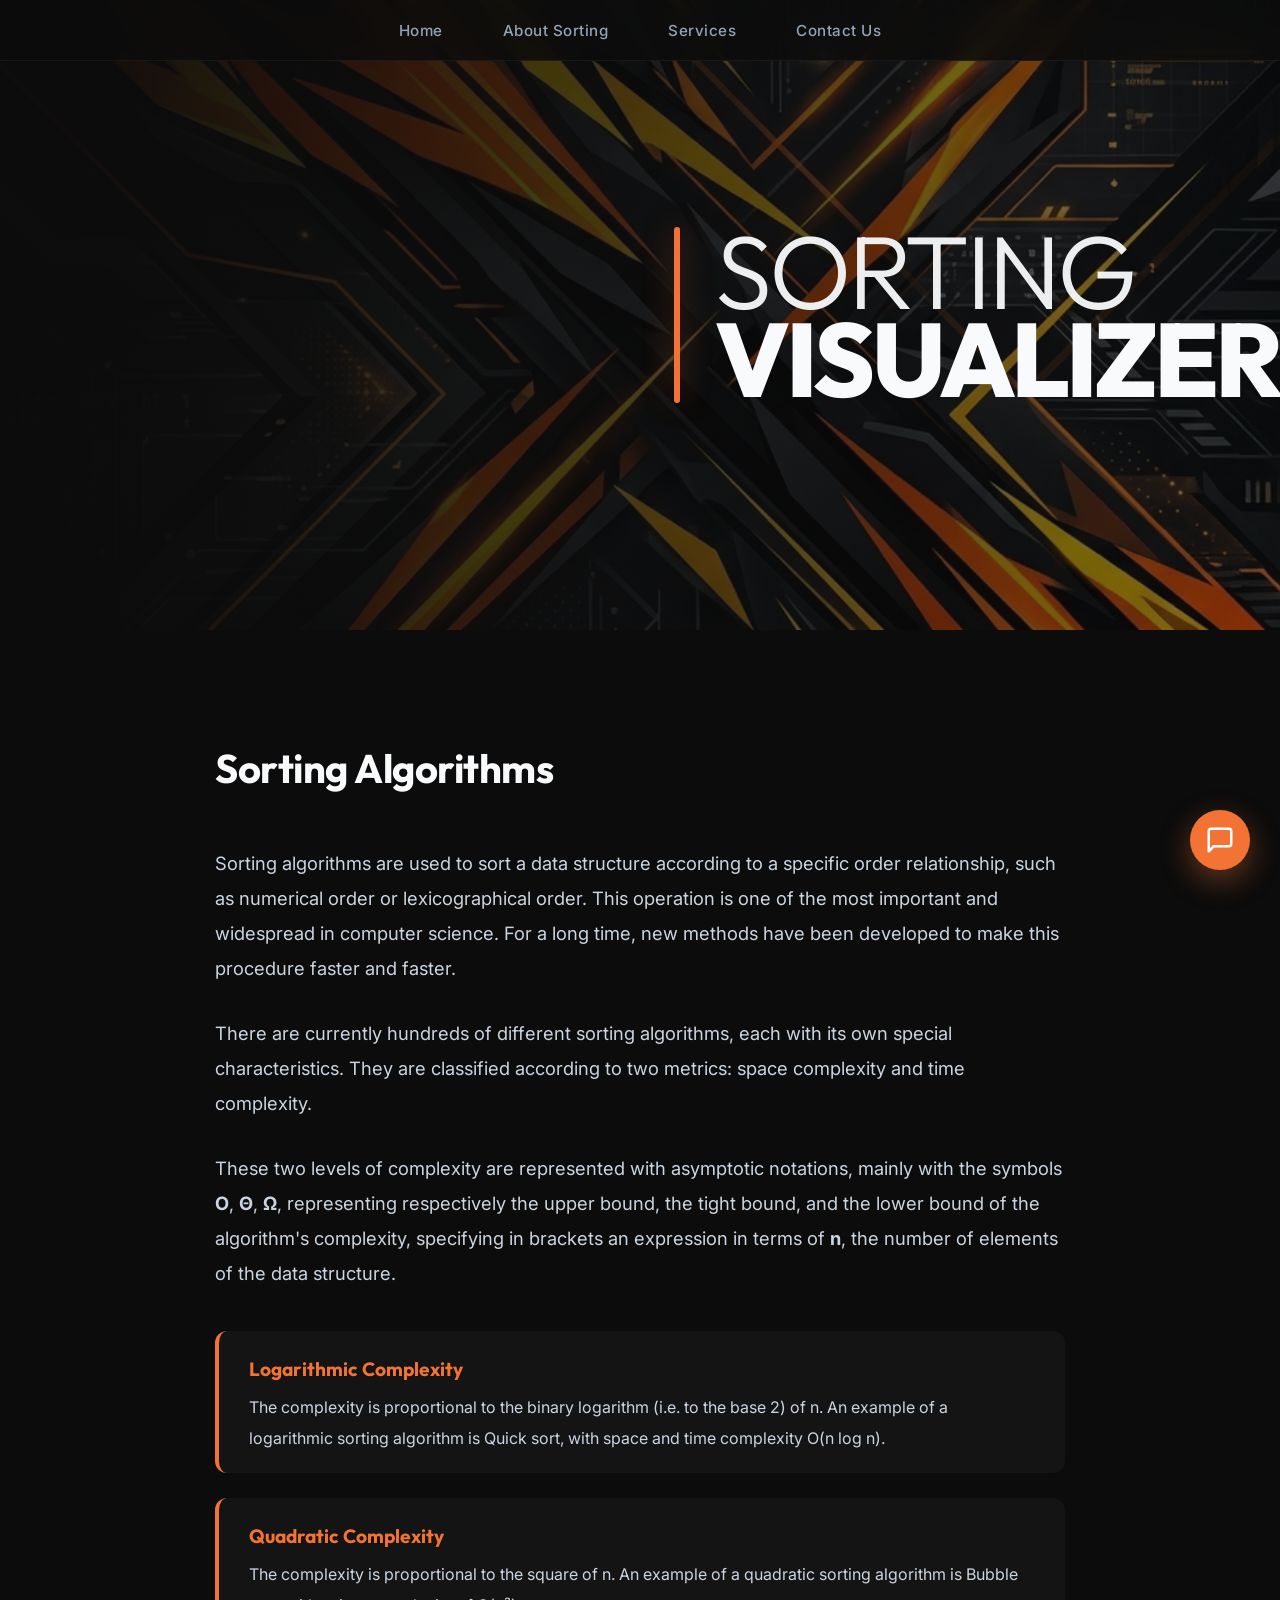
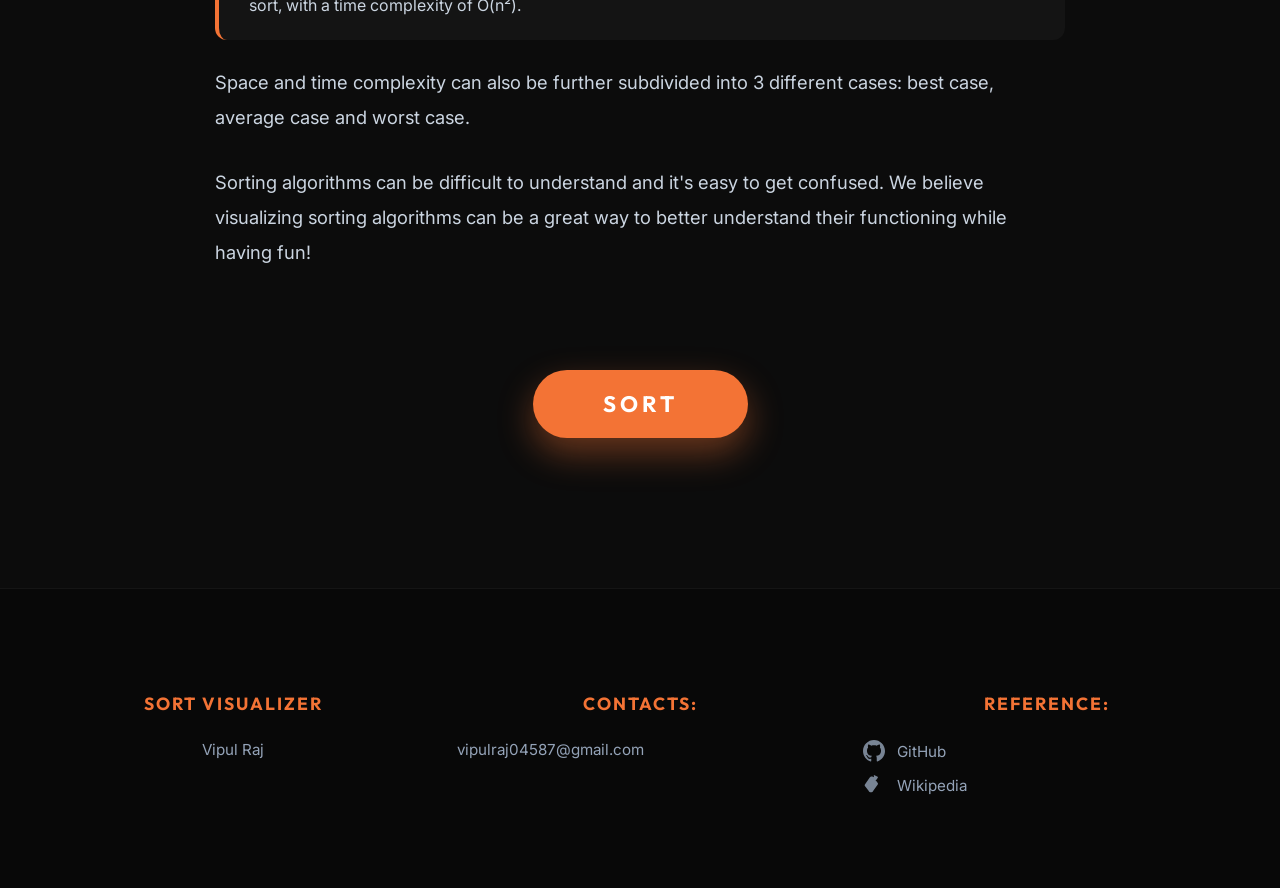
<file: index.html>
<!DOCTYPE html>
<html lang="en">

<head>
    <meta charset="UTF-8">
    <meta name="viewport" content="width=device-width, initial-scale=1.0">
    <title>Sort Visualizer - Learn Through Motion</title>
    <link rel="stylesheet" href="styles.css">
</head>

<body class="landing-body">
    <nav>
        <ul class="nav-links">
            <li><a href="index.html">Home</a></li>
            <li><a href="ASort.html">About Sorting</a></li>
            <li><a href="servicepage.html">Services</a></li>
            <li><a href="contactUs.html">Contact Us</a></li>
        </ul>
    </nav>

    <header class="hero-section">
        <div class="hero-overlay"></div>
        <div class="hero-content">
            <div class="hero-line"></div>
            <h1 class="hero-text">
                <span class="visualizer-light">SORTING</span>
                <span>VISUALIZER</span>
            </h1>
        </div>
    </header>

    <main class="intro-text-wrapper">
        <h2>Sorting Algorithms</h2>
        <p>
            Sorting algorithms are used to sort a data structure according to a specific order relationship, such as
            numerical order or lexicographical order.
            This operation is one of the most important and widespread in computer science. For a long time, new methods
            have been developed to make this procedure faster and faster.
        </p>
        <p>
            There are currently hundreds of different sorting algorithms, each with its own special characteristics.
            They are classified according to two metrics: space complexity and time complexity.
        </p>
        <p>
            These two levels of complexity are represented with asymptotic notations, mainly with the symbols <b>O</b>,
            <b>Θ</b>, <b>Ω</b>, representing respectively the upper bound, the tight bound, and the lower bound of the
            algorithm's complexity, specifying in brackets an expression in terms of <b>n</b>, the number of elements of
            the data structure.
        </p>

        <ul class="intro-list">
            <li>
                <b>Logarithmic Complexity</b>
                The complexity is proportional to the binary logarithm (i.e. to the base 2) of n. An example of a
                logarithmic sorting algorithm is Quick sort, with space and time complexity O(n log n).
            </li>
            <li>
                <b>Quadratic Complexity</b>
                The complexity is proportional to the square of n. An example of a quadratic sorting algorithm is Bubble
                sort, with a time complexity of O(n²).
            </li>
        </ul>

        <p>Space and time complexity can also be further subdivided into 3 different cases: best case, average case and
            worst case.</p>
        <p>
            Sorting algorithms can be difficult to understand and it's easy to get confused. We believe visualizing
            sorting algorithms can be a great way to better understand their functioning while having fun!
        </p>
    </main>


    <div class="sort-btn-wrapper">
        <a href="visualizer.html" class="btn-primary-large">SORT</a>
    </div>

    <footer>
        <div class="footer-container">
            <div class="footer-col">
                <h4>SORT VISUALIZER</h4>
                <ul>
                    <li>Vipul Raj</li>
                </ul>
            </div>
            <div class="footer-col">
                <h4>Contacts:</h4>
                <ul>
                    <li><a href="mailto:vipulraj04587@gmail.com">vipulraj04587@gmail.com</a></li>
                </ul>
            </div>
            <div class="footer-col">
                <h4>Reference:</h4>
                <ul>
                    <li>
                        <a href="https://github.com/vipulraj04" target="_blank">
                            <svg class="footer-icon" viewBox="0 0 24 24" fill="currentColor"><path d="M12 0c-6.626 0-12 5.373-12 12 0 5.302 3.438 9.8 8.207 11.387.599.111.793-.261.793-.577v-2.234c-3.338.726-4.033-1.416-4.033-1.416-.546-1.387-1.333-1.756-1.333-1.756-1.089-.745.083-.729.083-.729 1.205.084 1.839 1.237 1.839 1.237 1.07 1.834 2.807 1.304 3.492.997.107-.775.418-1.305.762-1.604-2.665-.305-5.467-1.334-5.467-5.931 0-1.311.469-2.381 1.236-3.221-.124-.303-.535-1.524.117-3.176 0 0 1.008-.322 3.301 1.23.957-.266 1.983-.399 3.003-.404 1.02.005 2.047.138 3.006.404 2.291-1.552 3.297-1.23 3.297-1.23.653 1.653.242 2.874.118 3.176.77.84 1.235 1.911 1.235 3.221 0 4.609-2.807 5.624-5.479 5.921.43.372.823 1.102.823 2.222v3.293c0 .319.192.694.801.576 4.765-1.589 8.199-6.086 8.199-11.386 0-6.627-5.373-12-12-12z"/></svg>
                            GitHub
                        </a>
                    </li>
                    <li>
                        <a href="https://en.wikipedia.org/wiki/Sorting_algorithm" target="_blank">
                            <svg class="footer-icon" viewBox="0 0 24 24" fill="currentColor"><path d="M12.09 4.474c-.267-.532-.614-.947-1.042-1.244-.428-.297-.935-.445-1.523-.445-.589 0-1.096.148-1.523.445-.428.297-.775.712-1.042 1.244L2.09 11.474s-.267.532-.267.8 0 .532.267.8L6.09 18.27c.267.532.614.947 1.042 1.244.428.297.935.445 1.523.445.589 0 1.096-.148 1.523-.445.428-.297.775-.712 1.042-1.244L16.09 11.474s.267-.532.267-.8c0-.267-.267-.532-.267-.8L12.09 4.474zM12 11.474s-.267-.532-.267-.8c0-.267.267-.532.267-.8L16 4.474s.267-.532.267-.8c0-.267-.267-.532-.267-.8L12 1s-.267.532-.267.801c0 .267.267.532.267.801L8 8.077s-.267.532-.267.8c0 .267.267.532.267.8L12 11.474z"/></svg>
                            Wikipedia
                        </a>
                    </li>
                </ul>
            </div>
        </div>
    </footer>

    <script src="ai-assistant.js"></script>
</body>



</html>
</file>
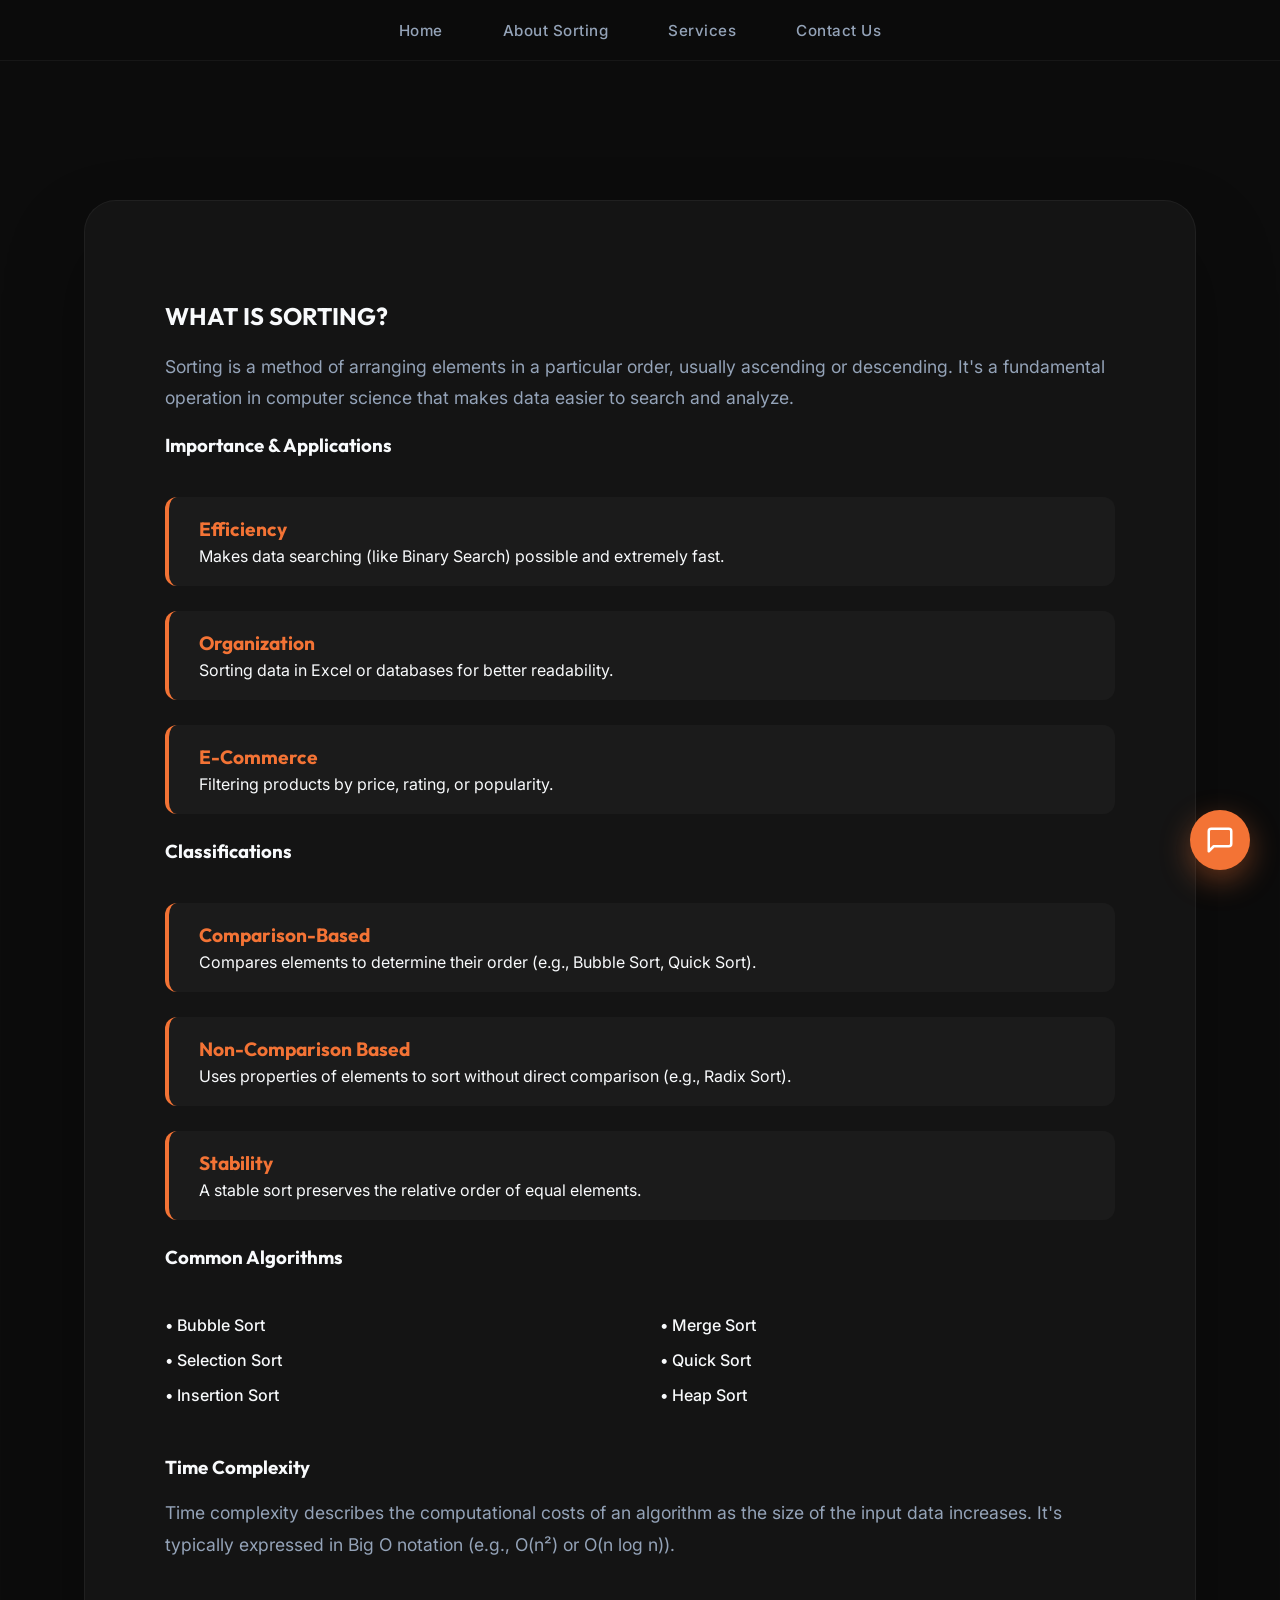
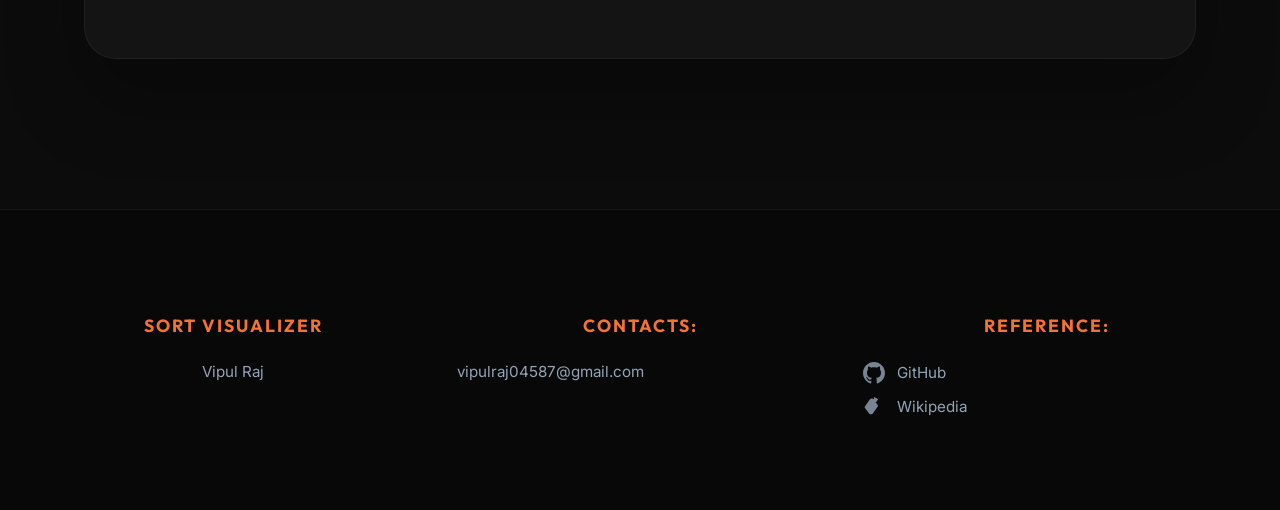
<file: ASort.html>
<!DOCTYPE html>
<html lang="en">
<head>
    <meta charset="UTF-8">
    <meta name="viewport" content="width=device-width, initial-scale=1.0">
    <title>Sorting Visualizer - About Sorting</title>
    <link rel="stylesheet" href="styles.css">
</head>
<body>
    <nav>
        <ul class="nav-links">
            <li><a href="index.html">Home</a></li>
            <li><a href="ASort.html">About Sorting</a></li>
            <li><a href="servicepage.html">Services</a></li>
            <li><a href="contactUs.html">Contact Us</a></li>
        </ul>
    </nav>
    <div id="exp">
        <h2>WHAT IS SORTING?</h2>
        <p>Sorting is a method of arranging elements in a particular order, usually ascending or descending. It's a fundamental operation in computer science that makes data easier to search and analyze.</p>
        
        <h3>Importance & Applications</h3>
        <ul class="intro-list">
            <li>
                <b>Efficiency</b>
                Makes data searching (like Binary Search) possible and extremely fast.
            </li>
            <li>
                <b>Organization</b>
                Sorting data in Excel or databases for better readability.
            </li>
            <li>
                <b>E-Commerce</b>
                Filtering products by price, rating, or popularity.
            </li>
        </ul>

        <h3>Classifications</h3>
        <ul class="intro-list">
            <li>
                <b>Comparison-Based</b>
                Compares elements to determine their order (e.g., Bubble Sort, Quick Sort).
            </li>
            <li>
                <b>Non-Comparison Based</b>
                Uses properties of elements to sort without direct comparison (e.g., Radix Sort).
            </li>
            <li>
                <b>Stability</b>
                A stable sort preserves the relative order of equal elements.
            </li>
        </ul>

        <h3>Common Algorithms</h3>
        <div style="display: grid; grid-template-columns: 1fr 1fr; gap: 40px; margin-top: 30px;">
            <ul style="list-style: none; padding: 0;">
                <li style="margin-bottom: 15px; color: #f8fafc; font-weight: 500;">• Bubble Sort</li>
                <li style="margin-bottom: 15px; color: #f8fafc; font-weight: 500;">• Selection Sort</li>
                <li style="margin-bottom: 15px; color: #f8fafc; font-weight: 500;">• Insertion Sort</li>
            </ul>
            <ul style="list-style: none; padding: 0;">
                <li style="margin-bottom: 15px; color: #f8fafc; font-weight: 500;">• Merge Sort</li>
                <li style="margin-bottom: 15px; color: #f8fafc; font-weight: 500;">• Quick Sort</li>
                <li style="margin-bottom: 15px; color: #f8fafc; font-weight: 500;">• Heap Sort</li>
            </ul>
        </div>
        
        <h3>Time Complexity</h3>
        <p>Time complexity describes the computational costs of an algorithm as the size of the input data increases. It's typically expressed in Big O notation (e.g., O(n²) or O(n log n)).</p>
    </div>
    <footer>
        <div class="footer-container">
            <div class="footer-col">
                <h4>SORT VISUALIZER</h4>
                <ul>
                    <li>Vipul Raj</li>
                </ul>
            </div>
            <div class="footer-col">
                <h4>Contacts:</h4>
                <ul>
                    <li><a href="mailto:vipulraj04587@gmail.com">vipulraj04587@gmail.com</a></li>
                </ul>
            </div>
            <div class="footer-col">
                <h4>Reference:</h4>
                <ul>
                    <li>
                        <a href="https://github.com/vipulraj04" target="_blank">
                            <svg class="footer-icon" viewBox="0 0 24 24" fill="currentColor"><path d="M12 0c-6.626 0-12 5.373-12 12 0 5.302 3.438 9.8 8.207 11.387.599.111.793-.261.793-.577v-2.234c-3.338.726-4.033-1.416-4.033-1.416-.546-1.387-1.333-1.756-1.333-1.756-1.089-.745.083-.729.083-.729 1.205.084 1.839 1.237 1.839 1.237 1.07 1.834 2.807 1.304 3.492.997.107-.775.418-1.305.762-1.604-2.665-.305-5.467-1.334-5.467-5.931 0-1.311.469-2.381 1.236-3.221-.124-.303-.535-1.524.117-3.176 0 0 1.008-.322 3.301 1.23.957-.266 1.983-.399 3.003-.404 1.02.005 2.047.138 3.006.404 2.291-1.552 3.297-1.23 3.297-1.23.653 1.653.242 2.874.118 3.176.77.84 1.235 1.911 1.235 3.221 0 4.609-2.807 5.624-5.479 5.921.43.372.823 1.102.823 2.222v3.293c0 .319.192.694.801.576 4.765-1.589 8.199-6.086 8.199-11.386 0-6.627-5.373-12-12-12z"/></svg>
                            GitHub
                        </a>
                    </li>
                    <li>
                        <a href="https://en.wikipedia.org/wiki/Sorting_algorithm" target="_blank">
                            <svg class="footer-icon" viewBox="0 0 24 24" fill="currentColor"><path d="M12.09 4.474c-.267-.532-.614-.947-1.042-1.244-.428-.297-.935-.445-1.523-.445-.589 0-1.096.148-1.523.445-.428.297-.775.712-1.042 1.244L2.09 11.474s-.267.532-.267.8 0 .532.267.8L6.09 18.27c.267.532.614.947 1.042 1.244.428.297.935.445 1.523.445.589 0 1.096-.148 1.523-.445.428-.297.775-.712 1.042-1.244L16.09 11.474s.267-.532.267-.8c0-.267-.267-.532-.267-.8L12.09 4.474zM12 11.474s-.267-.532-.267-.8c0-.267.267-.532.267-.8L16 4.474s.267-.532.267-.8c0-.267-.267-.532-.267-.8L12 1s-.267.532-.267.801c0 .267.267.532.267.801L8 8.077s-.267.532-.267.8c0 .267.267.532.267.8L12 11.474z"/></svg>
                            Wikipedia
                        </a>
                    </li>
                </ul>
            </div>
        </div>
    </footer>
    <script src="ai-assistant.js"></script>
</body>


</html>
</file>
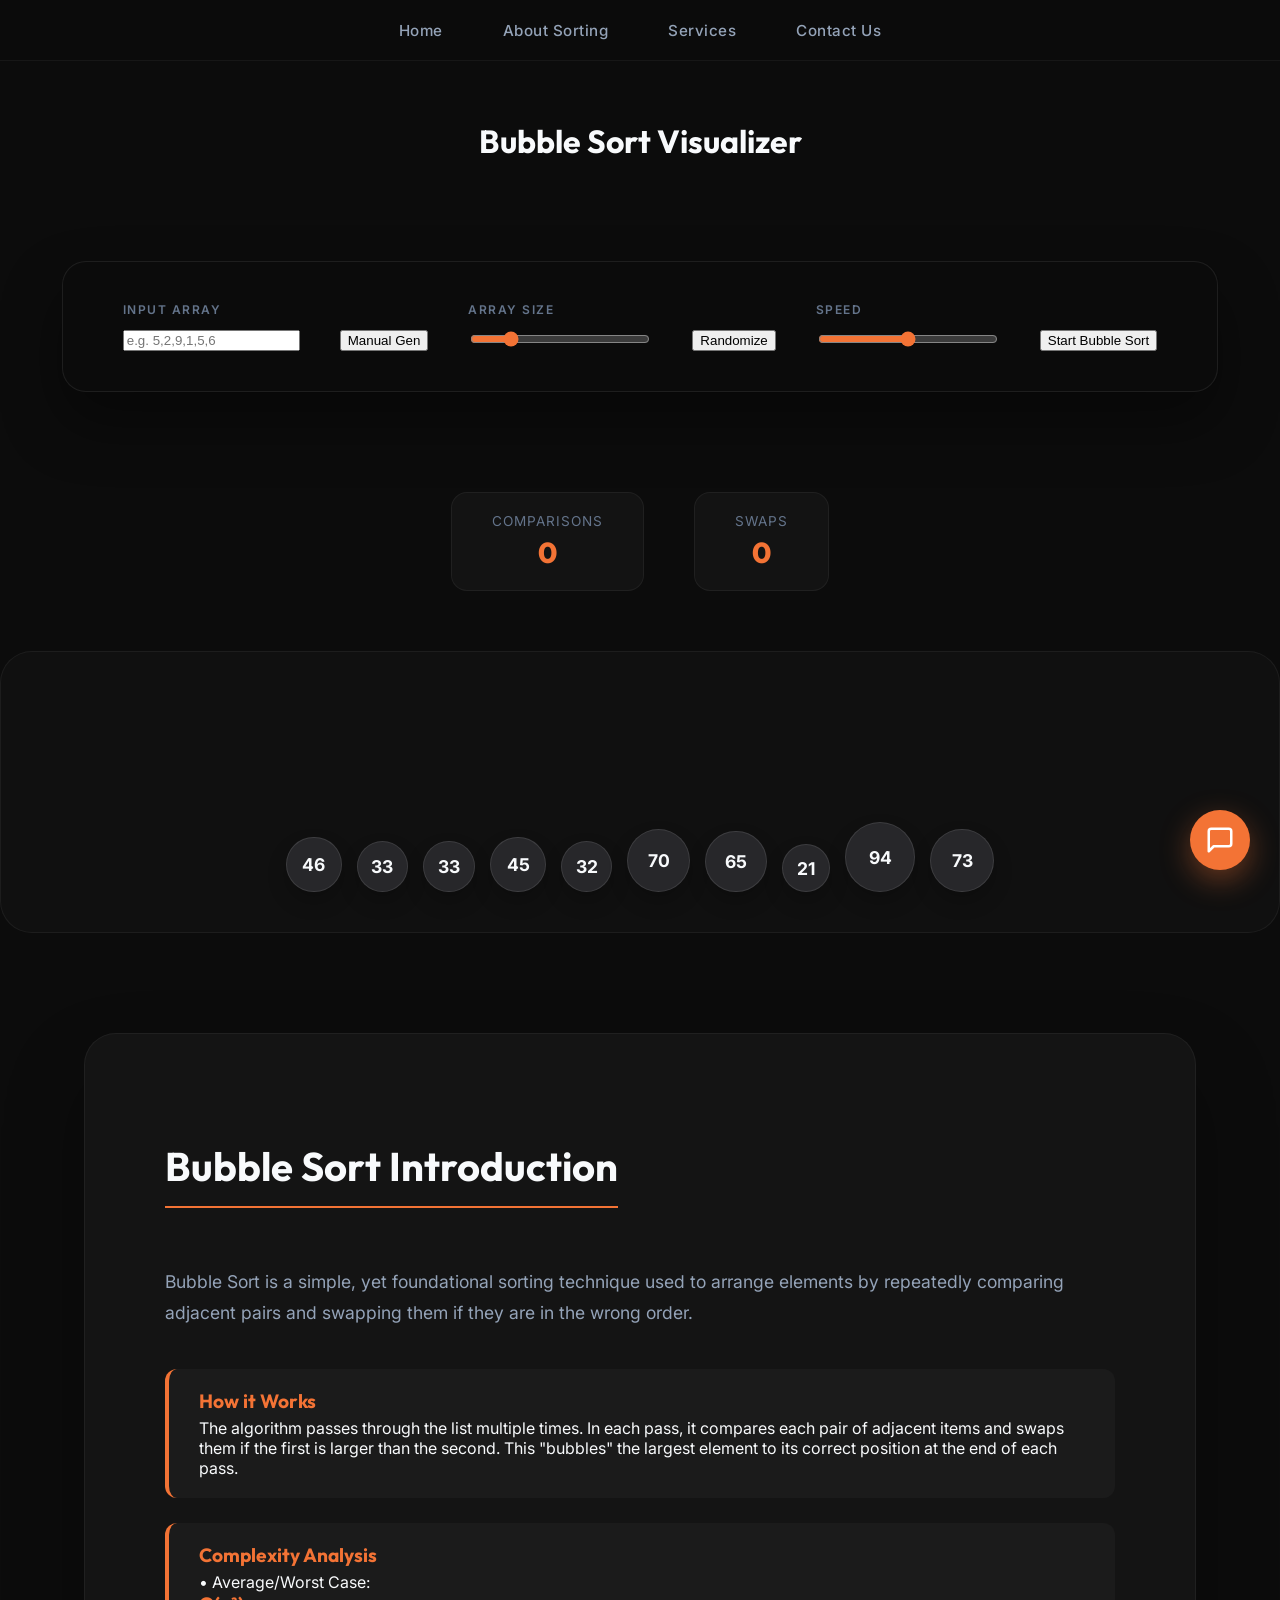
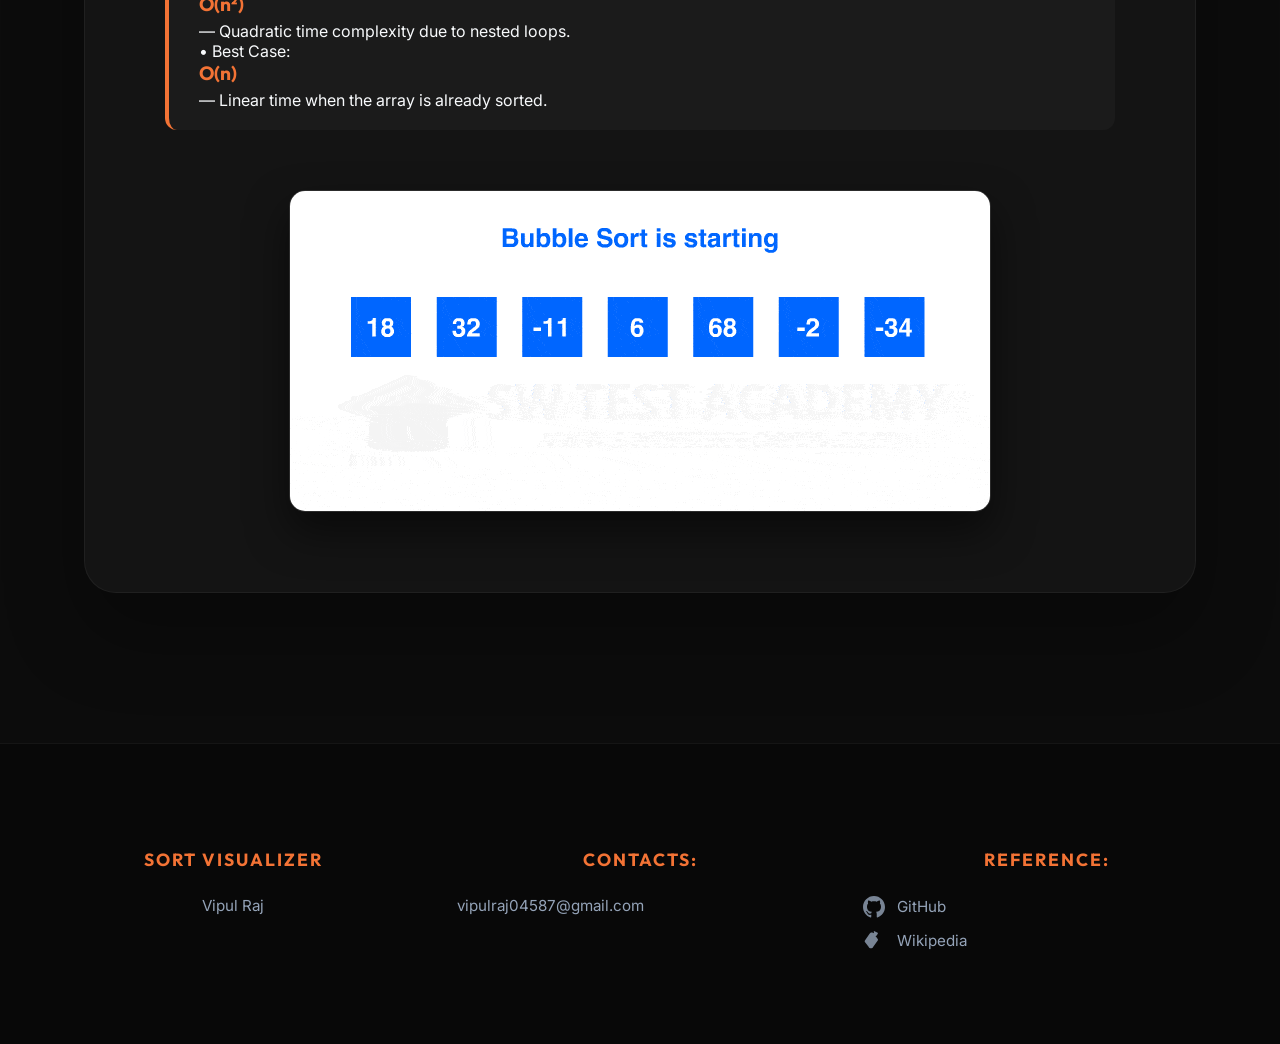
<file: bubble.html>
<!DOCTYPE html>
<html lang="en">
<head>
    <meta charset="UTF-8">
    <meta name="viewport" content="width=device-width, initial-scale=1.0">
    <title>Sorting Visualizer - Bubble Sort</title>
    <link rel="stylesheet" href="styles.css">
</head>
<body>
    <nav>
        <ul class="nav-links">
            <li><a href="index.html">Home</a></li>
            <li><a href="ASort.html">About Sorting</a></li>
            <li><a href="servicepage.html">Services</a></li>
            <li><a href="contactUs.html">Contact Us</a></li>
        </ul>
    </nav>
    <h1>Bubble Sort Visualizer</h1>
    
    <div class="controls">
        <div class="control-group">
            <label>Input Array</label>
            <input type="text" id="array-input" placeholder="e.g. 5,2,9,1,5,6">
        </div>
        <button id="generate-array">Manual Gen</button>
        
        <div class="control-group">
            <label>Array Size</label>
            <input type="range" id="size-slider" min="5" max="30" value="10">
        </div>
        <button id="randomize-array">Randomize</button>

        <div class="control-group">
            <label>Speed</label>
            <input type="range" id="speed-slider" min="1" max="1000" value="500">
        </div>
        
        <button id="sort-button" class="primary">Start Bubble Sort</button>
    </div>

    <div id="stats">
        <div class="stat-item">
            <span class="stat-label">Comparisons</span>
            <span id="comparisons-count" class="stat-value">0</span>
        </div>
        <div class="stat-item">
            <span class="stat-label">Swaps</span>
            <span id="swaps-count" class="stat-value">0</span>
        </div>
    </div>

    <div class="array-container" id="array-container"></div>

    <div id="exp">
        <h1>Bubble Sort Introduction</h1>
        
        <p>
            Bubble Sort is a simple, yet foundational sorting technique used to arrange elements by repeatedly comparing adjacent pairs and swapping them if they are in the wrong order.
        </p>

        <ul class="intro-list">
            <li>
                <b>How it Works</b>
                The algorithm passes through the list multiple times. In each pass, it compares each pair of adjacent items and swaps them if the first is larger than the second. This "bubbles" the largest element to its correct position at the end of each pass.
            </li>
            <li>
                <b>Complexity Analysis</b>
                • Average/Worst Case: <b>O(n²)</b> — Quadratic time complexity due to nested loops.
                <br>• Best Case: <b>O(n)</b> — Linear time when the array is already sorted.
            </li>
        </ul>

        <img src="Picture1.gif" alt="Bubble Sort Animation">
    </div>


    <script src="shared.js"></script>
    <script src="bubble.js"></script>
    <footer>
        <div class="footer-container">
            <div class="footer-col">
                <h4>SORT VISUALIZER</h4>
                <ul>
                    <li>Vipul Raj</li>
                </ul>
            </div>
            <div class="footer-col">
                <h4>Contacts:</h4>
                <ul>
                    <li><a href="mailto:vipulraj04587@gmail.com">vipulraj04587@gmail.com</a></li>
                </ul>
            </div>
            <div class="footer-col">
                <h4>Reference:</h4>
                <ul>
                    <li>
                        <a href="https://github.com/vipulraj04" target="_blank">
                            <svg class="footer-icon" viewBox="0 0 24 24" fill="currentColor"><path d="M12 0c-6.626 0-12 5.373-12 12 0 5.302 3.438 9.8 8.207 11.387.599.111.793-.261.793-.577v-2.234c-3.338.726-4.033-1.416-4.033-1.416-.546-1.387-1.333-1.756-1.333-1.756-1.089-.745.083-.729.083-.729 1.205.084 1.839 1.237 1.839 1.237 1.07 1.834 2.807 1.304 3.492.997.107-.775.418-1.305.762-1.604-2.665-.305-5.467-1.334-5.467-5.931 0-1.311.469-2.381 1.236-3.221-.124-.303-.535-1.524.117-3.176 0 0 1.008-.322 3.301 1.23.957-.266 1.983-.399 3.003-.404 1.02.005 2.047.138 3.006.404 2.291-1.552 3.297-1.23 3.297-1.23.653 1.653.242 2.874.118 3.176.77.84 1.235 1.911 1.235 3.221 0 4.609-2.807 5.624-5.479 5.921.43.372.823 1.102.823 2.222v3.293c0 .319.192.694.801.576 4.765-1.589 8.199-6.086 8.199-11.386 0-6.627-5.373-12-12-12z"/></svg>
                            GitHub
                        </a>
                    </li>
                    <li>
                        <a href="https://en.wikipedia.org/wiki/Sorting_algorithm" target="_blank">
                            <svg class="footer-icon" viewBox="0 0 24 24" fill="currentColor"><path d="M12.09 4.474c-.267-.532-.614-.947-1.042-1.244-.428-.297-.935-.445-1.523-.445-.589 0-1.096.148-1.523.445-.428.297-.775.712-1.042 1.244L2.09 11.474s-.267.532-.267.8 0 .532.267.8L6.09 18.27c.267.532.614.947 1.042 1.244.428.297.935.445 1.523.445.589 0 1.096-.148 1.523-.445.428-.297.775-.712 1.042-1.244L16.09 11.474s.267-.532.267-.8c0-.267-.267-.532-.267-.8L12.09 4.474zM12 11.474s-.267-.532-.267-.8c0-.267.267-.532.267-.8L16 4.474s.267-.532.267-.8c0-.267-.267-.532-.267-.8L12 1s-.267.532-.267.801c0 .267.267.532.267.801L8 8.077s-.267.532-.267.8c0 .267.267.532.267.8L12 11.474z"/></svg>
                            Wikipedia
                        </a>
                    </li>
                </ul>
            </div>
        </div>
    </footer>
    <script src="ai-assistant.js"></script>
</body>


</html>
</file>
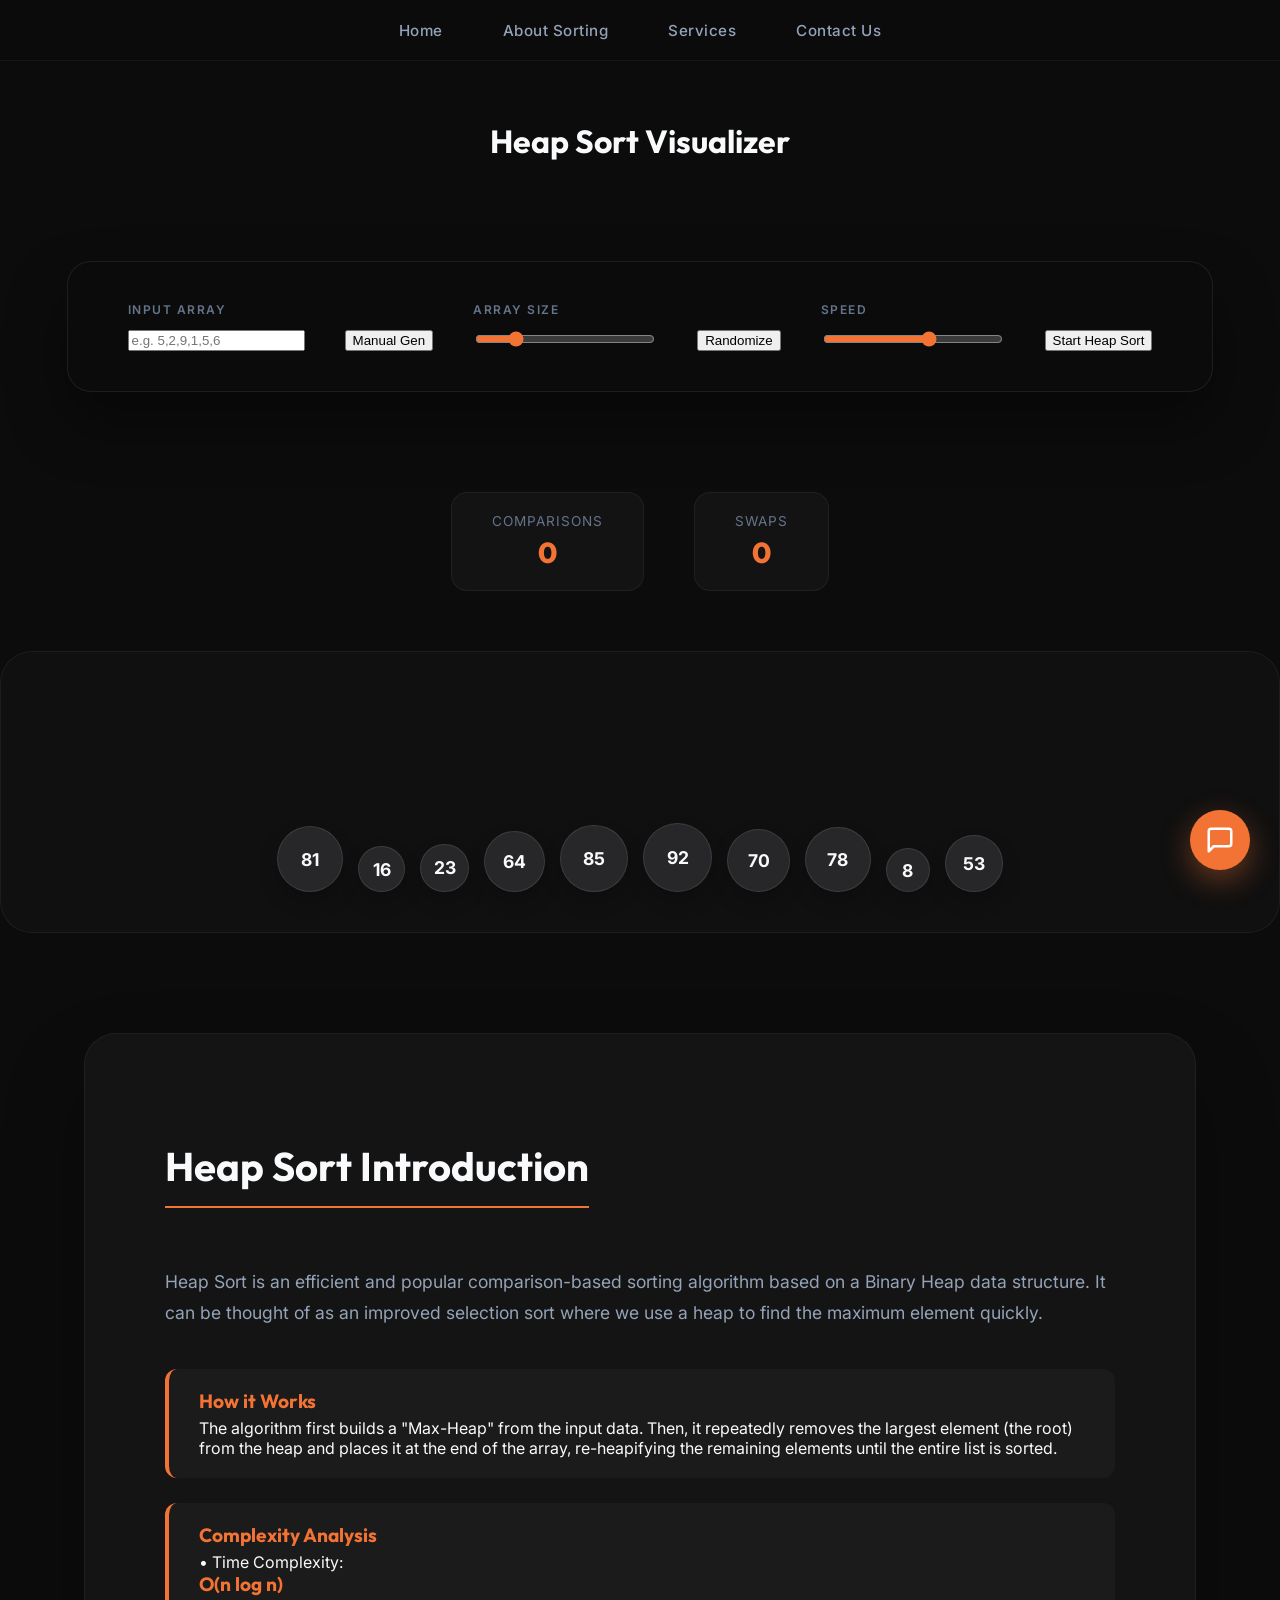
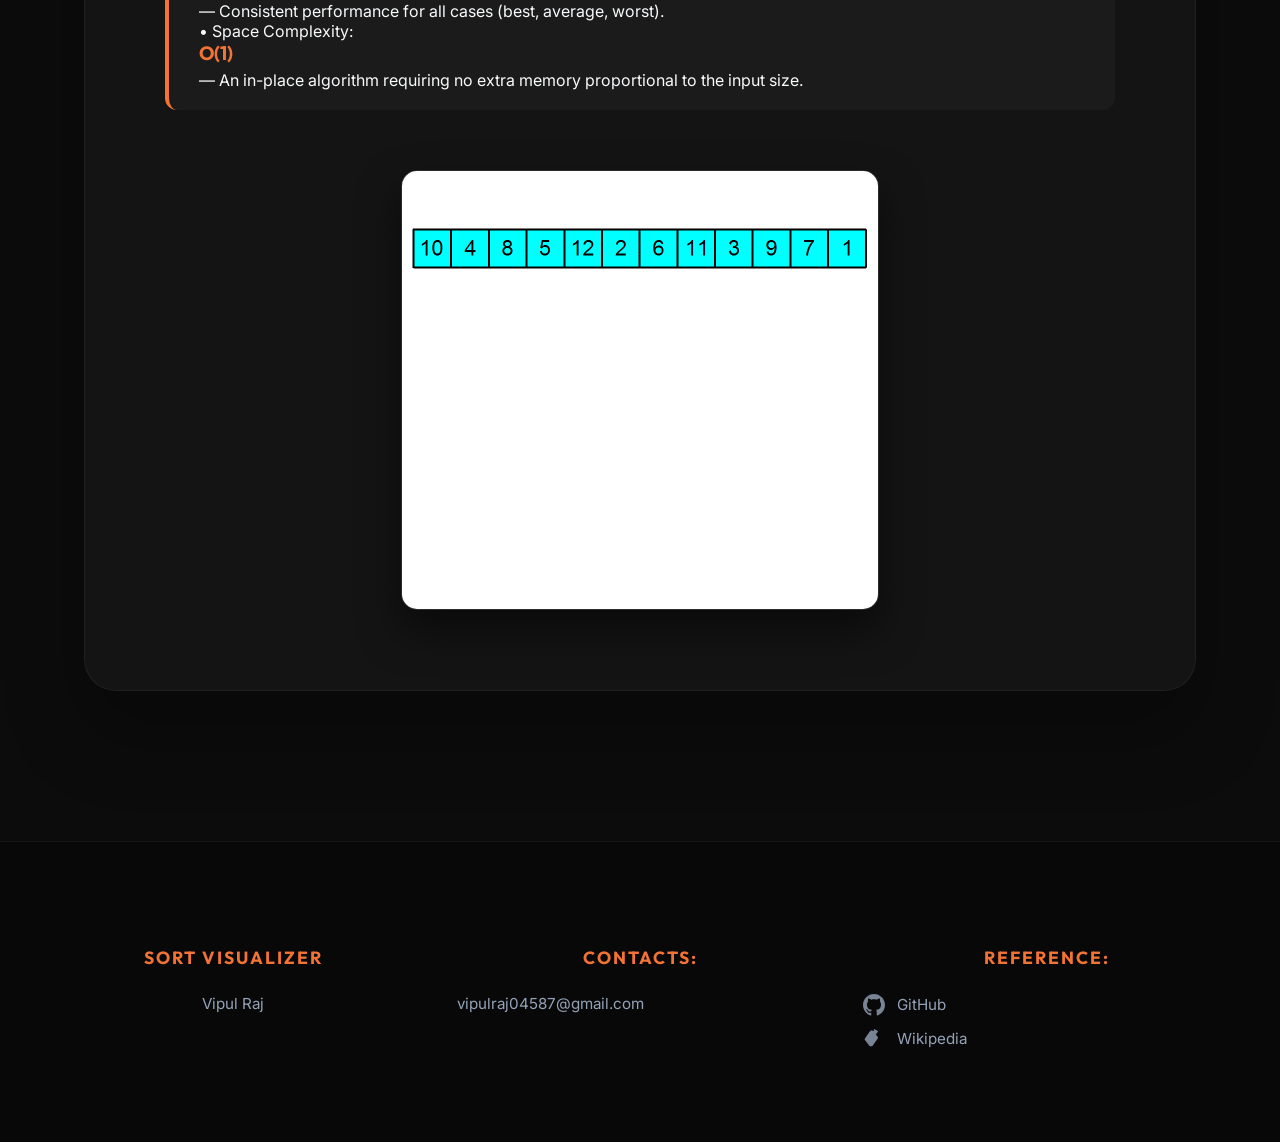
<file: heap.html>
<!DOCTYPE html>
<html lang="en">
<head>
    <meta charset="UTF-8">
    <meta name="viewport" content="width=device-width, initial-scale=1.0">
    <title>Sorting Visualizer - Heap Sort</title>
    <link rel="stylesheet" href="styles.css">
</head>
<body>
    <nav>
        <ul class="nav-links">
            <li><a href="index.html">Home</a></li>
            <li><a href="ASort.html">About Sorting</a></li>
            <li><a href="servicepage.html">Services</a></li>
            <li><a href="contactUs.html">Contact Us</a></li>
        </ul>
    </nav>
    <h1>Heap Sort Visualizer</h1>
    
    <div class="controls">
        <div class="control-group">
            <label>Input Array</label>
            <input type="text" id="array-input" placeholder="e.g. 5,2,9,1,5,6">
        </div>
        <button id="generate-array">Manual Gen</button>
        
        <div class="control-group">
            <label>Array Size</label>
            <input type="range" id="size-slider" min="5" max="30" value="10">
        </div>
        <button id="randomize-array">Randomize</button>

        <div class="control-group">
            <label>Speed</label>
            <input type="range" id="speed-slider" min="1" max="1000" value="600">
        </div>
        
        <button id="sort-button">Start Heap Sort</button>
    </div>

    <div id="stats">
        <div class="stat-item">
            <span class="stat-label">Comparisons</span>
            <span id="comparisons-count" class="stat-value">0</span>
        </div>
        <div class="stat-item">
            <span class="stat-label">Swaps</span>
            <span id="swaps-count" class="stat-value">0</span>
        </div>
    </div>

    <div class="array-container" id="array-container"></div>

    <div id="exp">
        <h1>Heap Sort Introduction</h1>
        
        <p>
            Heap Sort is an efficient and popular comparison-based sorting algorithm based on a Binary Heap data structure. It can be thought of as an improved selection sort where we use a heap to find the maximum element quickly.
        </p>

        <ul class="intro-list">
            <li>
                <b>How it Works</b>
                The algorithm first builds a "Max-Heap" from the input data. Then, it repeatedly removes the largest element (the root) from the heap and places it at the end of the array, re-heapifying the remaining elements until the entire list is sorted.
            </li>
            <li>
                <b>Complexity Analysis</b>
                • Time Complexity: <b>O(n log n)</b> — Consistent performance for all cases (best, average, worst).
                <br>• Space Complexity: <b>O(1)</b> — An in-place algorithm requiring no extra memory proportional to the input size.
            </li>
        </ul>

        <img src="heap.gif" alt="Heap Sort Animation">
    </div>

    <script src="shared.js"></script>
    <script src="heap.js"></script>
    <footer>
        <div class="footer-container">
            <div class="footer-col">
                <h4>SORT VISUALIZER</h4>
                <ul>
                    <li>Vipul Raj</li>
                </ul>
            </div>
            <div class="footer-col">
                <h4>Contacts:</h4>
                <ul>
                    <li><a href="mailto:vipulraj04587@gmail.com">vipulraj04587@gmail.com</a></li>
                </ul>
            </div>
            <div class="footer-col">
                <h4>Reference:</h4>
                <ul>
                    <li>
                        <a href="https://github.com/vipulraj04" target="_blank">
                            <svg class="footer-icon" viewBox="0 0 24 24" fill="currentColor"><path d="M12 0c-6.626 0-12 5.373-12 12 0 5.302 3.438 9.8 8.207 11.387.599.111.793-.261.793-.577v-2.234c-3.338.726-4.033-1.416-4.033-1.416-.546-1.387-1.333-1.756-1.333-1.756-1.089-.745.083-.729.083-.729 1.205.084 1.839 1.237 1.839 1.237 1.07 1.834 2.807 1.304 3.492.997.107-.775.418-1.305.762-1.604-2.665-.305-5.467-1.334-5.467-5.931 0-1.311.469-2.381 1.236-3.221-.124-.303-.535-1.524.117-3.176 0 0 1.008-.322 3.301 1.23.957-.266 1.983-.399 3.003-.404 1.02.005 2.047.138 3.006.404 2.291-1.552 3.297-1.23 3.297-1.23.653 1.653.242 2.874.118 3.176.77.84 1.235 1.911 1.235 3.221 0 4.609-2.807 5.624-5.479 5.921.43.372.823 1.102.823 2.222v3.293c0 .319.192.694.801.576 4.765-1.589 8.199-6.086 8.199-11.386 0-6.627-5.373-12-12-12z"/></svg>
                            GitHub
                        </a>
                    </li>
                    <li>
                        <a href="https://en.wikipedia.org/wiki/Sorting_algorithm" target="_blank">
                            <svg class="footer-icon" viewBox="0 0 24 24" fill="currentColor"><path d="M12.09 4.474c-.267-.532-.614-.947-1.042-1.244-.428-.297-.935-.445-1.523-.445-.589 0-1.096.148-1.523.445-.428.297-.775.712-1.042 1.244L2.09 11.474s-.267.532-.267.8 0 .532.267.8L6.09 18.27c.267.532.614.947 1.042 1.244.428.297.935.445 1.523.445.589 0 1.096-.148 1.523-.445.428-.297.775-.712 1.042-1.244L16.09 11.474s.267-.532.267-.8c0-.267-.267-.532-.267-.8L12.09 4.474zM12 11.474s-.267-.532-.267-.8c0-.267.267-.532.267-.8L16 4.474s.267-.532.267-.8c0-.267-.267-.532-.267-.8L12 1s-.267.532-.267.801c0 .267.267.532.267.801L8 8.077s-.267.532-.267.8c0 .267.267.532.267.8L12 11.474z"/></svg>
                            Wikipedia
                        </a>
                    </li>
                </ul>
            </div>
        </div>
    </footer>
    <script src="ai-assistant.js"></script>
</body>


</html>
</file>
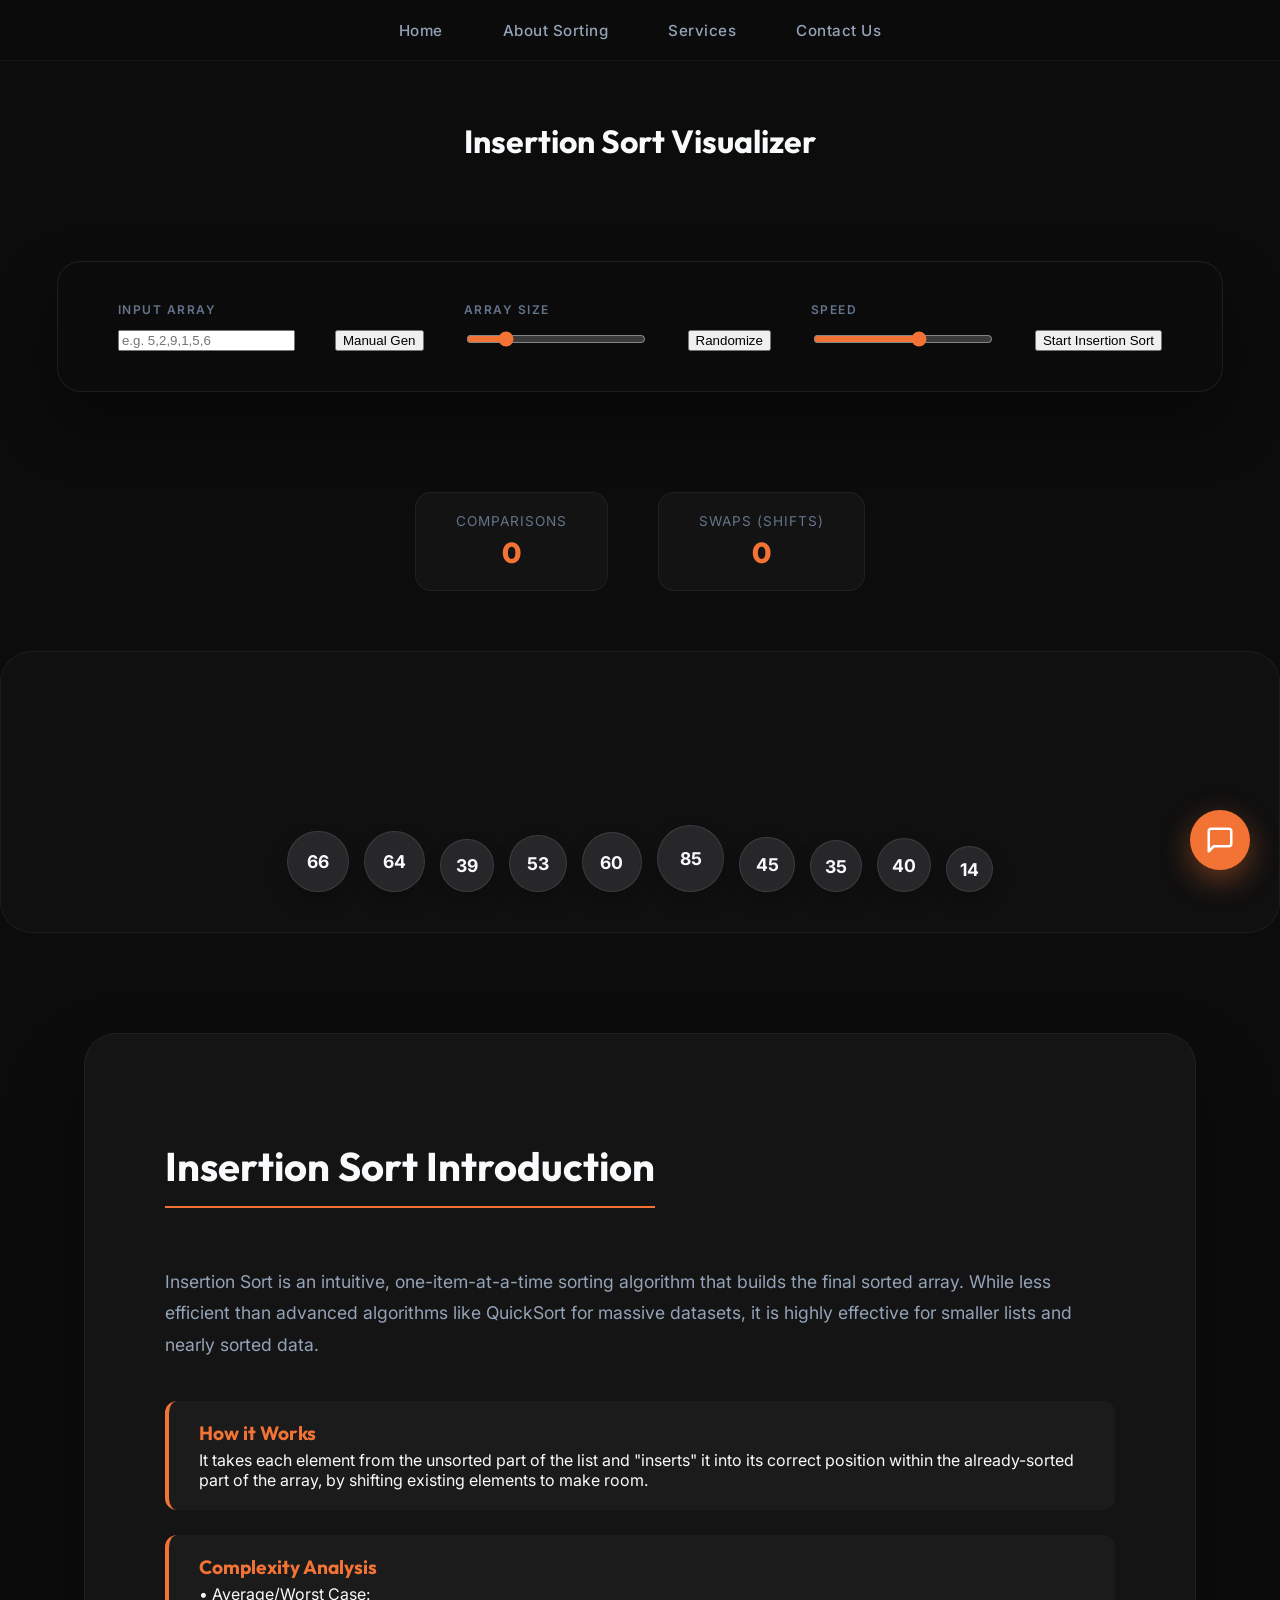
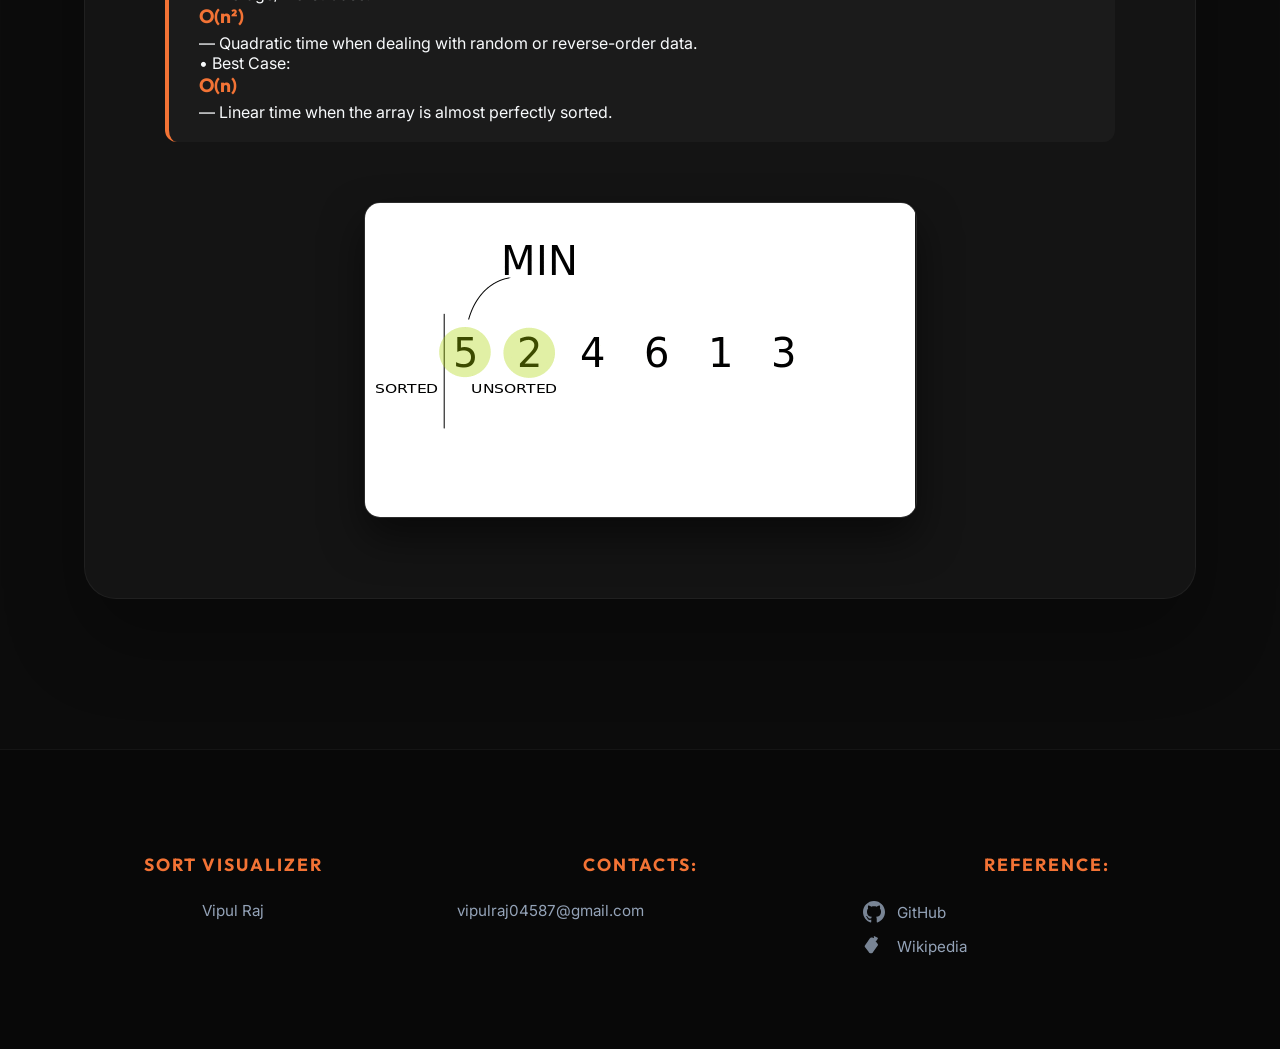
<file: insert.html>
<!DOCTYPE html>
<html lang="en">
<head>
    <meta charset="UTF-8">
    <meta name="viewport" content="width=device-width, initial-scale=1.0">
    <title>Sorting Visualizer - Insertion Sort</title>
    <link rel="stylesheet" href="styles.css">
</head>
<body>
    <nav>
        <ul class="nav-links">
            <li><a href="index.html">Home</a></li>
            <li><a href="ASort.html">About Sorting</a></li>
            <li><a href="servicepage.html">Services</a></li>
            <li><a href="contactUs.html">Contact Us</a></li>
        </ul>
    </nav>
    <h1>Insertion Sort Visualizer</h1>
    
    <div class="controls">
        <div class="control-group">
            <label>Input Array</label>
            <input type="text" id="array-input" placeholder="e.g. 5,2,9,1,5,6">
        </div>
        <button id="generate-array">Manual Gen</button>
        
        <div class="control-group">
            <label>Array Size</label>
            <input type="range" id="size-slider" min="5" max="30" value="10">
        </div>
        <button id="randomize-array">Randomize</button>

        <div class="control-group">
            <label>Speed</label>
            <input type="range" id="speed-slider" min="1" max="1000" value="600">
        </div>
        
        <button id="sort-button">Start Insertion Sort</button>
    </div>

    <div id="stats">
        <div class="stat-item">
            <span class="stat-label">Comparisons</span>
            <span id="comparisons-count" class="stat-value">0</span>
        </div>
        <div class="stat-item">
            <span class="stat-label">Swaps (Shifts)</span>
            <span id="swaps-count" class="stat-value">0</span>
        </div>
    </div>

    <div class="array-container" id="array-container"></div>

    <div id="exp">
        <h1>Insertion Sort Introduction</h1>
        
        <p>
            Insertion Sort is an intuitive, one-item-at-a-time sorting algorithm that builds the final sorted array. While less efficient than advanced algorithms like QuickSort for massive datasets, it is highly effective for smaller lists and nearly sorted data.
        </p>

        <ul class="intro-list">
            <li>
                <b>How it Works</b>
                It takes each element from the unsorted part of the list and "inserts" it into its correct position within the already-sorted part of the array, by shifting existing elements to make room.
            </li>
            <li>
                <b>Complexity Analysis</b>
                • Average/Worst Case: <b>O(n²)</b> — Quadratic time when dealing with random or reverse-order data.
                <br>• Best Case: <b>O(n)</b> — Linear time when the array is almost perfectly sorted.
            </li>
        </ul>

        <img src="Picture3.gif" alt="Insertion Sort Animation">
    </div>


    <script src="shared.js"></script>
    <script src="insertion.js"></script>
    <footer>
        <div class="footer-container">
            <div class="footer-col">
                <h4>SORT VISUALIZER</h4>
                <ul>
                    <li>Vipul Raj</li>
                </ul>
            </div>
            <div class="footer-col">
                <h4>Contacts:</h4>
                <ul>
                    <li><a href="mailto:vipulraj04587@gmail.com">vipulraj04587@gmail.com</a></li>
                </ul>
            </div>
            <div class="footer-col">
                <h4>Reference:</h4>
                <ul>
                    <li>
                        <a href="https://github.com/vipulraj04" target="_blank">
                            <svg class="footer-icon" viewBox="0 0 24 24" fill="currentColor"><path d="M12 0c-6.626 0-12 5.373-12 12 0 5.302 3.438 9.8 8.207 11.387.599.111.793-.261.793-.577v-2.234c-3.338.726-4.033-1.416-4.033-1.416-.546-1.387-1.333-1.756-1.333-1.756-1.089-.745.083-.729.083-.729 1.205.084 1.839 1.237 1.839 1.237 1.07 1.834 2.807 1.304 3.492.997.107-.775.418-1.305.762-1.604-2.665-.305-5.467-1.334-5.467-5.931 0-1.311.469-2.381 1.236-3.221-.124-.303-.535-1.524.117-3.176 0 0 1.008-.322 3.301 1.23.957-.266 1.983-.399 3.003-.404 1.02.005 2.047.138 3.006.404 2.291-1.552 3.297-1.23 3.297-1.23.653 1.653.242 2.874.118 3.176.77.84 1.235 1.911 1.235 3.221 0 4.609-2.807 5.624-5.479 5.921.43.372.823 1.102.823 2.222v3.293c0 .319.192.694.801.576 4.765-1.589 8.199-6.086 8.199-11.386 0-6.627-5.373-12-12-12z"/></svg>
                            GitHub
                        </a>
                    </li>
                    <li>
                        <a href="https://en.wikipedia.org/wiki/Sorting_algorithm" target="_blank">
                            <svg class="footer-icon" viewBox="0 0 24 24" fill="currentColor"><path d="M12.09 4.474c-.267-.532-.614-.947-1.042-1.244-.428-.297-.935-.445-1.523-.445-.589 0-1.096.148-1.523.445-.428.297-.775.712-1.042 1.244L2.09 11.474s-.267.532-.267.8 0 .532.267.8L6.09 18.27c.267.532.614.947 1.042 1.244.428.297.935.445 1.523.445.589 0 1.096-.148 1.523-.445.428-.297.775-.712 1.042-1.244L16.09 11.474s.267-.532.267-.8c0-.267-.267-.532-.267-.8L12.09 4.474zM12 11.474s-.267-.532-.267-.8c0-.267.267-.532.267-.8L16 4.474s.267-.532.267-.8c0-.267-.267-.532-.267-.8L12 1s-.267.532-.267.801c0 .267.267.532.267.801L8 8.077s-.267.532-.267.8c0 .267.267.532.267.8L12 11.474z"/></svg>
                            Wikipedia
                        </a>
                    </li>
                </ul>
            </div>
        </div>
    </footer>
    <script src="ai-assistant.js"></script>
</body>


</html>
</file>
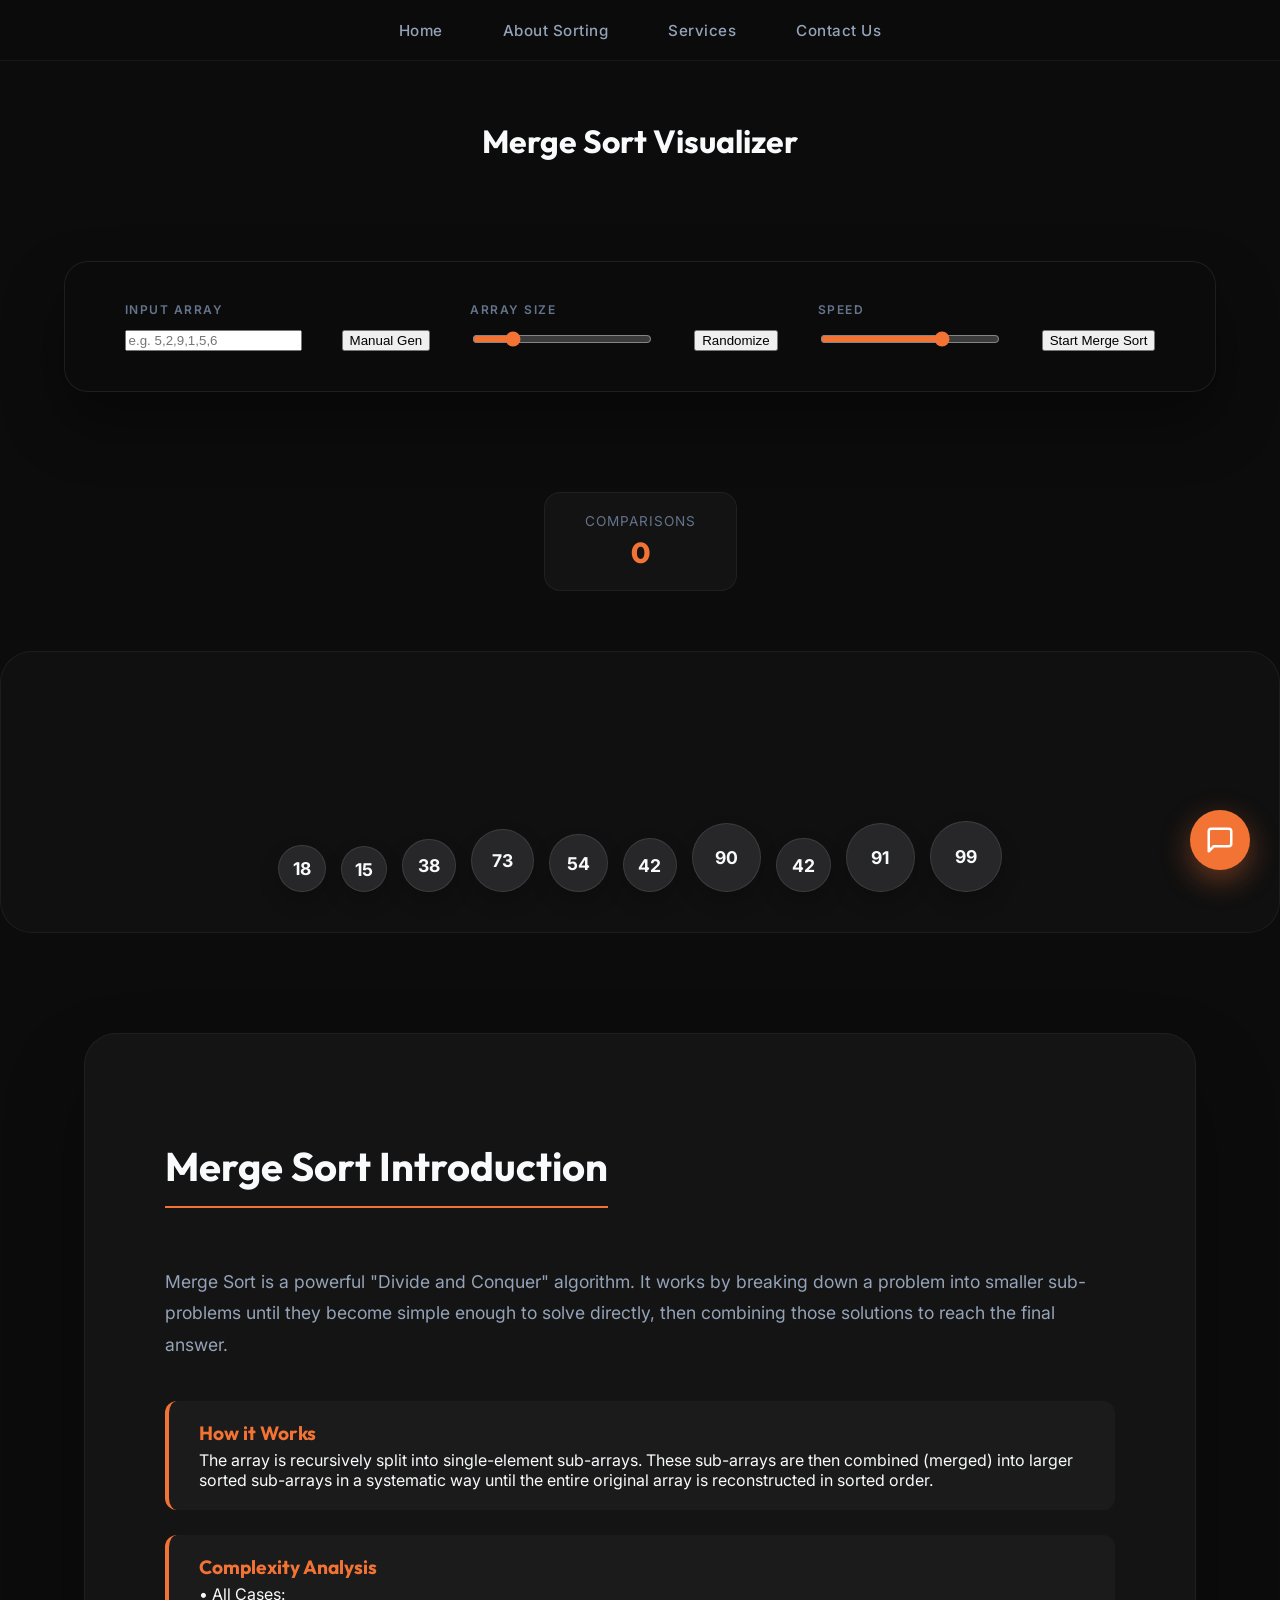
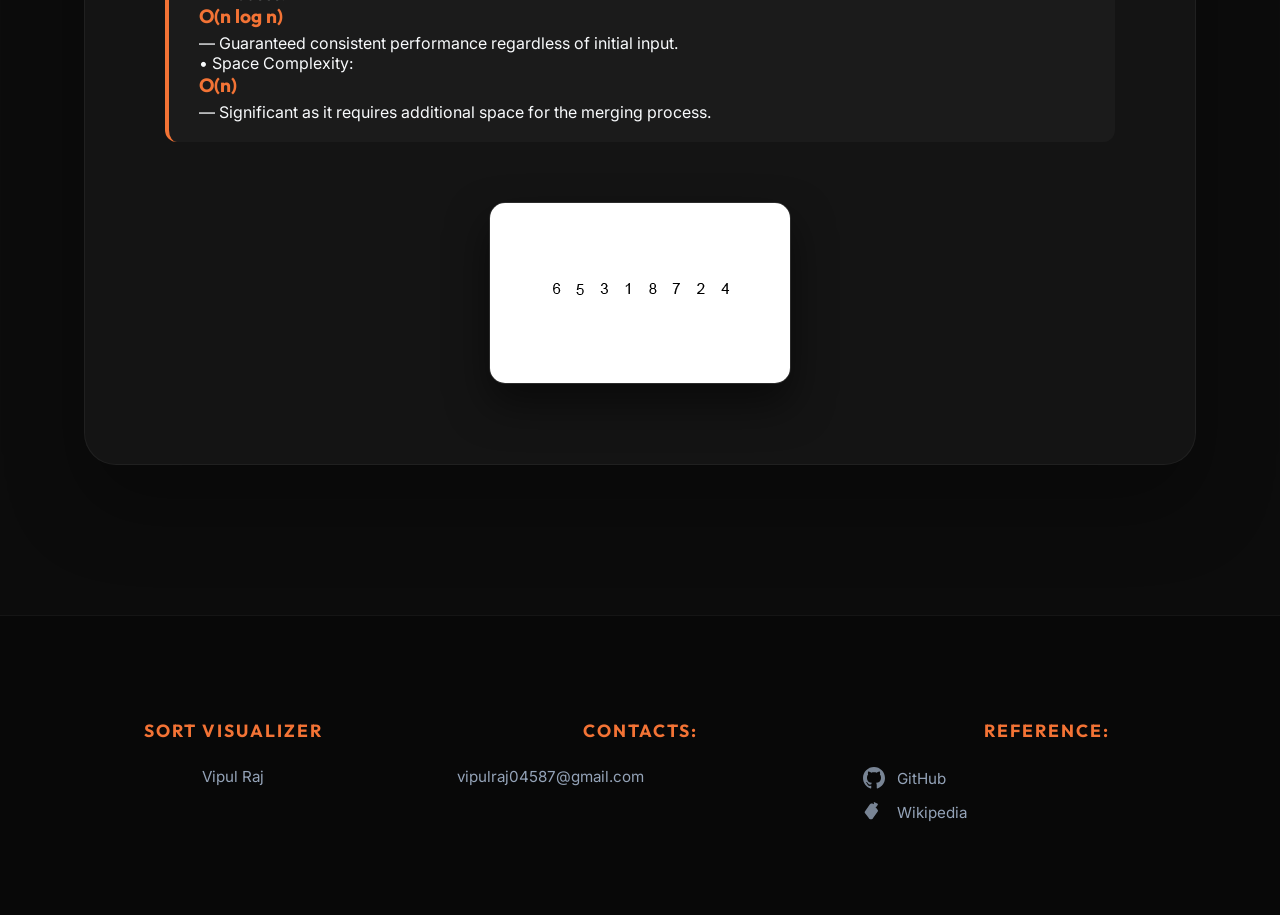
<file: merge.html>
<!DOCTYPE html>
<html lang="en">
<head>
    <meta charset="UTF-8">
    <meta name="viewport" content="width=device-width, initial-scale=1.0">
    <title>Sorting Visualizer - Merge Sort</title>
    <link rel="stylesheet" href="styles.css">
</head>
<body>
    <nav>
        <ul class="nav-links">
            <li><a href="index.html">Home</a></li>
            <li><a href="ASort.html">About Sorting</a></li>
            <li><a href="servicepage.html">Services</a></li>
            <li><a href="contactUs.html">Contact Us</a></li>
        </ul>
    </nav>
    <h1>Merge Sort Visualizer</h1>
    
    <div class="controls">
        <div class="control-group">
            <label>Input Array</label>
            <input type="text" id="array-input" placeholder="e.g. 5,2,9,1,5,6">
        </div>
        <button id="generate-array">Manual Gen</button>
        
        <div class="control-group">
            <label>Array Size</label>
            <input type="range" id="size-slider" min="5" max="30" value="10">
        </div>
        <button id="randomize-array">Randomize</button>

        <div class="control-group">
            <label>Speed</label>
            <input type="range" id="speed-slider" min="1" max="1000" value="700">
        </div>
        
        <button id="sort-button">Start Merge Sort</button>
    </div>

    <div id="stats">
        <div class="stat-item">
            <span class="stat-label">Comparisons</span>
            <span id="comparisons-count" class="stat-value">0</span>
        </div>
        <div id="swaps-label" class="stat-item" style="display:none;">
            <span class="stat-label">Swaps</span>
            <span id="swaps-count" class="stat-value">0</span>
        </div>
    </div>

    <div class="array-container" id="array-container"></div>

    <div id="exp">
        <h1>Merge Sort Introduction</h1>
        
        <p>
            Merge Sort is a powerful "Divide and Conquer" algorithm. It works by breaking down a problem into smaller sub-problems until they become simple enough to solve directly, then combining those solutions to reach the final answer.
        </p>

        <ul class="intro-list">
            <li>
                <b>How it Works</b>
                The array is recursively split into single-element sub-arrays. These sub-arrays are then combined (merged) into larger sorted sub-arrays in a systematic way until the entire original array is reconstructed in sorted order.
            </li>
            <li>
                <b>Complexity Analysis</b>
                • All Cases: <b>O(n log n)</b> — Guaranteed consistent performance regardless of initial input.
                <br>• Space Complexity: <b>O(n)</b> — Significant as it requires additional space for the merging process.
            </li>
        </ul>

        <img src="picture4.gif" alt="Merge Sort Animation">
    </div>


    <script src="shared.js"></script>
    <script src="merge.js"></script>
    <footer>
        <div class="footer-container">
            <div class="footer-col">
                <h4>SORT VISUALIZER</h4>
                <ul>
                    <li>Vipul Raj</li>
                </ul>
            </div>
            <div class="footer-col">
                <h4>Contacts:</h4>
                <ul>
                    <li><a href="mailto:vipulraj04587@gmail.com">vipulraj04587@gmail.com</a></li>
                </ul>
            </div>
            <div class="footer-col">
                <h4>Reference:</h4>
                <ul>
                    <li>
                        <a href="https://github.com/vipulraj04" target="_blank">
                            <svg class="footer-icon" viewBox="0 0 24 24" fill="currentColor"><path d="M12 0c-6.626 0-12 5.373-12 12 0 5.302 3.438 9.8 8.207 11.387.599.111.793-.261.793-.577v-2.234c-3.338.726-4.033-1.416-4.033-1.416-.546-1.387-1.333-1.756-1.333-1.756-1.089-.745.083-.729.083-.729 1.205.084 1.839 1.237 1.839 1.237 1.07 1.834 2.807 1.304 3.492.997.107-.775.418-1.305.762-1.604-2.665-.305-5.467-1.334-5.467-5.931 0-1.311.469-2.381 1.236-3.221-.124-.303-.535-1.524.117-3.176 0 0 1.008-.322 3.301 1.23.957-.266 1.983-.399 3.003-.404 1.02.005 2.047.138 3.006.404 2.291-1.552 3.297-1.23 3.297-1.23.653 1.653.242 2.874.118 3.176.77.84 1.235 1.911 1.235 3.221 0 4.609-2.807 5.624-5.479 5.921.43.372.823 1.102.823 2.222v3.293c0 .319.192.694.801.576 4.765-1.589 8.199-6.086 8.199-11.386 0-6.627-5.373-12-12-12z"/></svg>
                            GitHub
                        </a>
                    </li>
                    <li>
                        <a href="https://en.wikipedia.org/wiki/Sorting_algorithm" target="_blank">
                            <svg class="footer-icon" viewBox="0 0 24 24" fill="currentColor"><path d="M12.09 4.474c-.267-.532-.614-.947-1.042-1.244-.428-.297-.935-.445-1.523-.445-.589 0-1.096.148-1.523.445-.428.297-.775.712-1.042 1.244L2.09 11.474s-.267.532-.267.8 0 .532.267.8L6.09 18.27c.267.532.614.947 1.042 1.244.428.297.935.445 1.523.445.589 0 1.096-.148 1.523-.445.428-.297.775-.712 1.042-1.244L16.09 11.474s.267-.532.267-.8c0-.267-.267-.532-.267-.8L12.09 4.474zM12 11.474s-.267-.532-.267-.8c0-.267.267-.532.267-.8L16 4.474s.267-.532.267-.8c0-.267-.267-.532-.267-.8L12 1s-.267.532-.267.801c0 .267.267.532.267.801L8 8.077s-.267.532-.267.8c0 .267.267.532.267.8L12 11.474z"/></svg>
                            Wikipedia
                        </a>
                    </li>
                </ul>
            </div>
        </div>
    </footer>
    <script src="ai-assistant.js"></script>
</body>


</html>
</file>
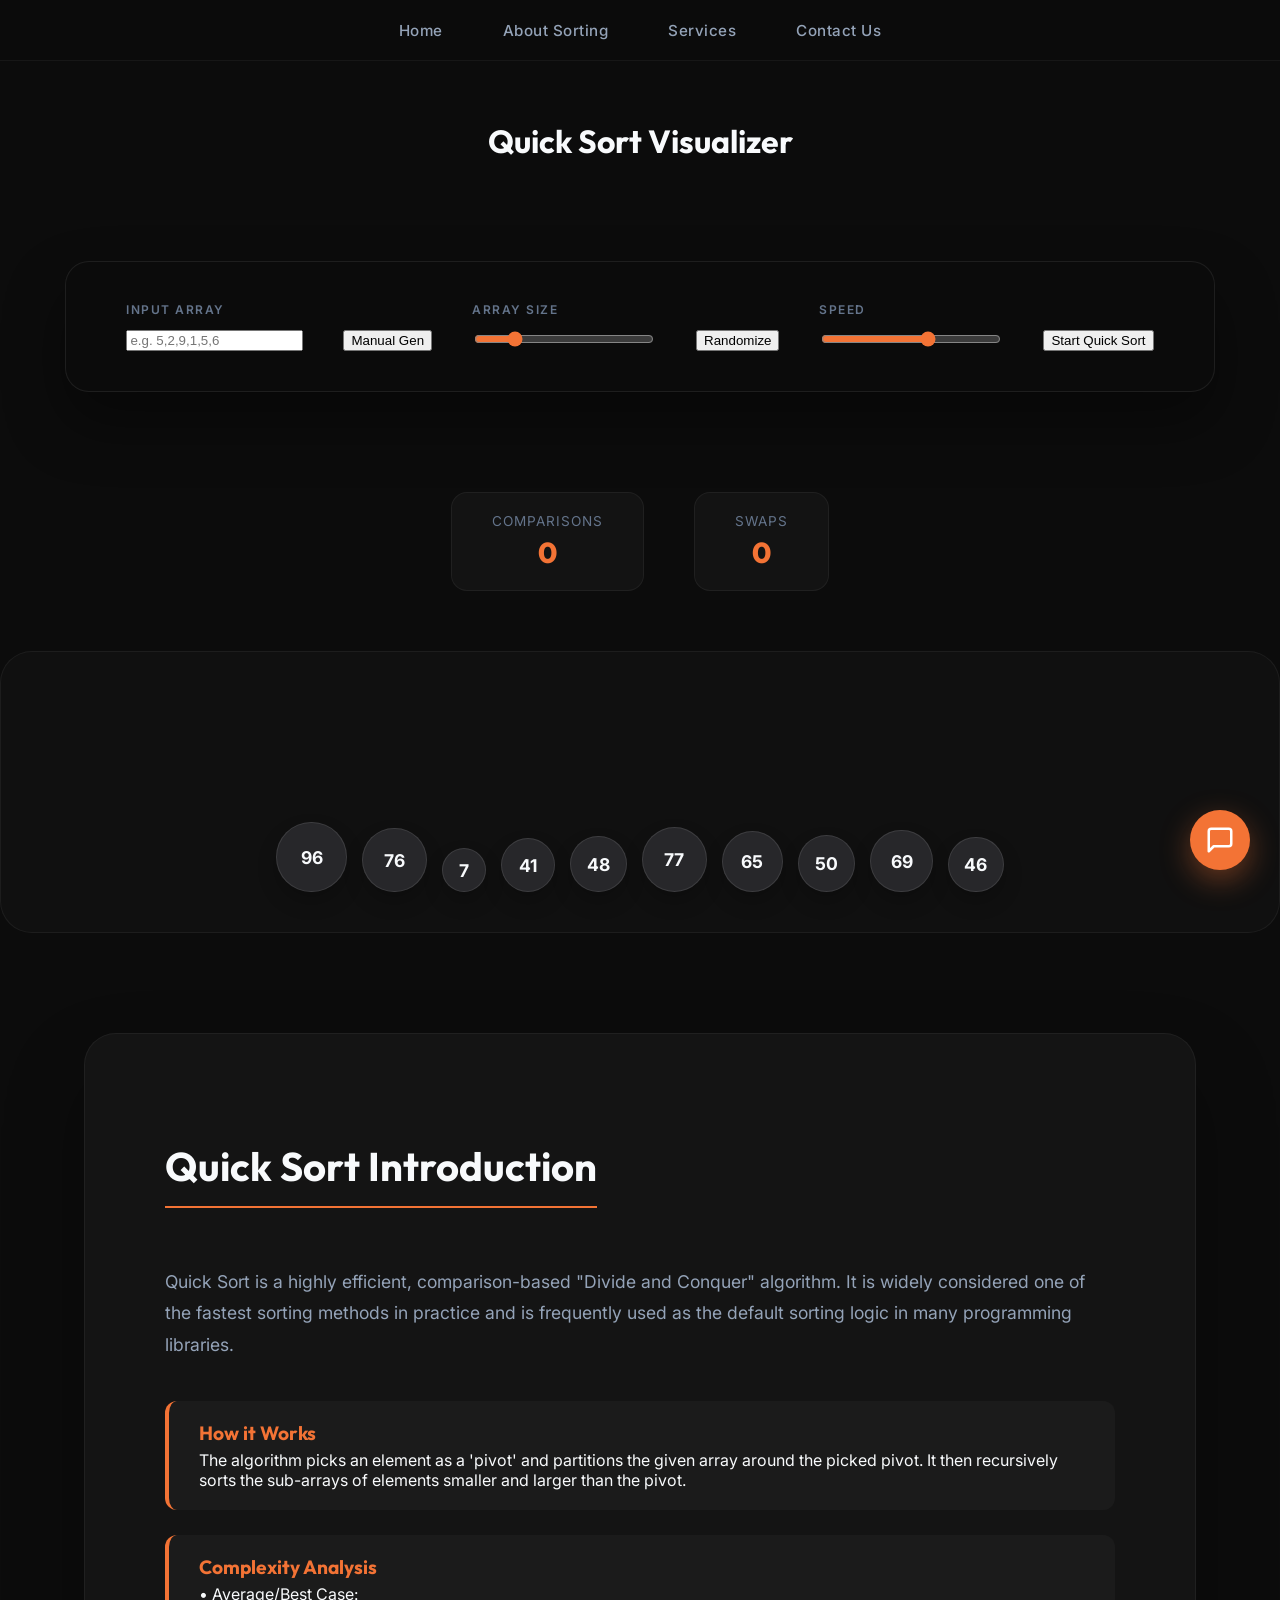
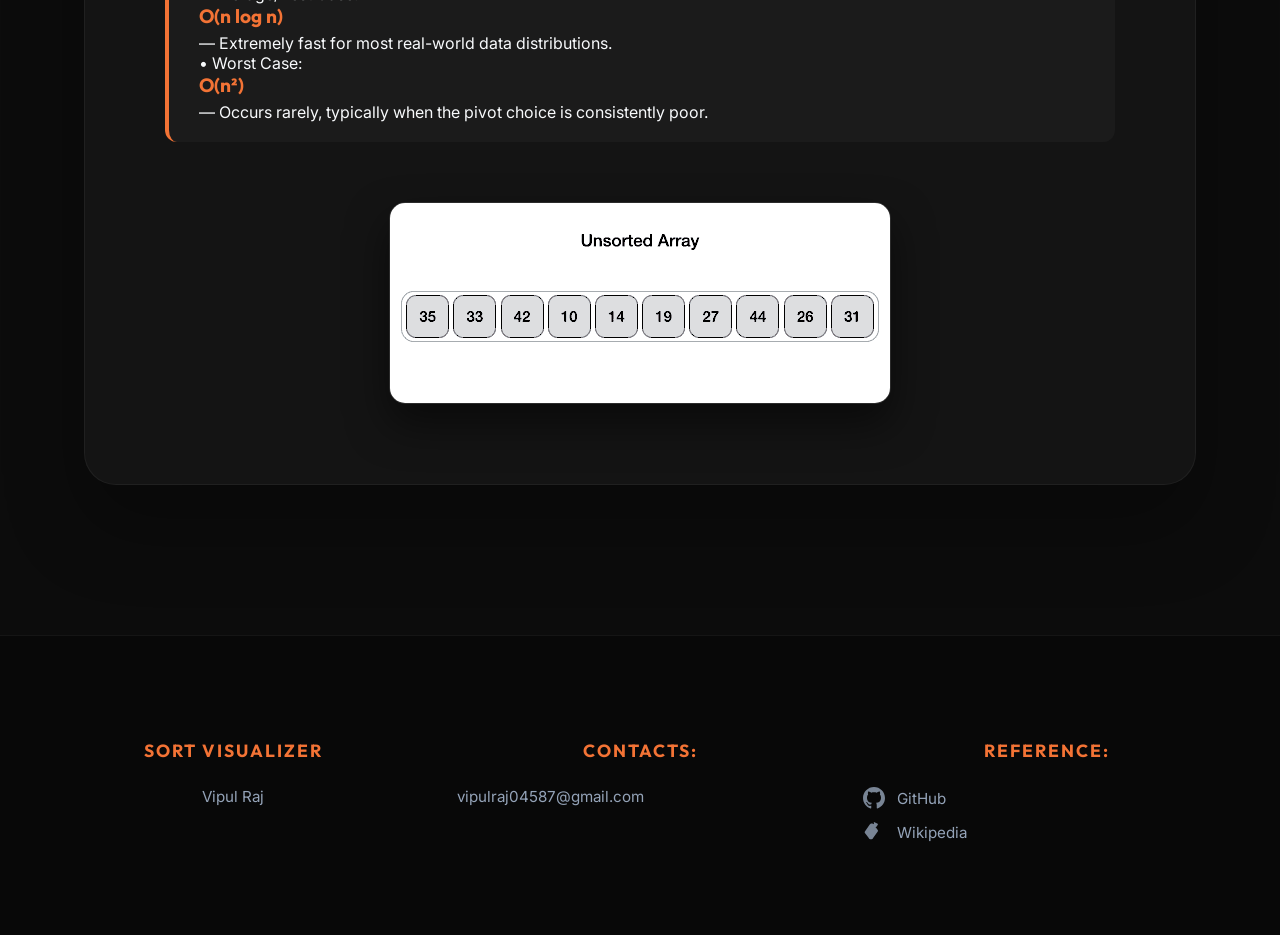
<file: quick.html>
<!DOCTYPE html>
<html lang="en">
<head>
    <meta charset="UTF-8">
    <meta name="viewport" content="width=device-width, initial-scale=1.0">
    <title>Sorting Visualizer - Quick Sort</title>
    <link rel="stylesheet" href="styles.css">
</head>
<body>
    <nav>
        <ul class="nav-links">
            <li><a href="index.html">Home</a></li>
            <li><a href="ASort.html">About Sorting</a></li>
            <li><a href="servicepage.html">Services</a></li>
            <li><a href="contactUs.html">Contact Us</a></li>
        </ul>
    </nav>
    <h1>Quick Sort Visualizer</h1>
    
    <div class="controls">
        <div class="control-group">
            <label>Input Array</label>
            <input type="text" id="array-input" placeholder="e.g. 5,2,9,1,5,6">
        </div>
        <button id="generate-array">Manual Gen</button>
        
        <div class="control-group">
            <label>Array Size</label>
            <input type="range" id="size-slider" min="5" max="30" value="10">
        </div>
        <button id="randomize-array">Randomize</button>

        <div class="control-group">
            <label>Speed</label>
            <input type="range" id="speed-slider" min="1" max="1000" value="600">
        </div>
        
        <button id="sort-button">Start Quick Sort</button>
    </div>

    <div id="stats">
        <div class="stat-item">
            <span class="stat-label">Comparisons</span>
            <span id="comparisons-count" class="stat-value">0</span>
        </div>
        <div class="stat-item">
            <span class="stat-label">Swaps</span>
            <span id="swaps-count" class="stat-value">0</span>
        </div>
    </div>

    <div class="array-container" id="array-container"></div>

    <div id="exp">
        <h1>Quick Sort Introduction</h1>
        
        <p>
            Quick Sort is a highly efficient, comparison-based "Divide and Conquer" algorithm. It is widely considered one of the fastest sorting methods in practice and is frequently used as the default sorting logic in many programming libraries.
        </p>

        <ul class="intro-list">
            <li>
                <b>How it Works</b>
                The algorithm picks an element as a 'pivot' and partitions the given array around the picked pivot. It then recursively sorts the sub-arrays of elements smaller and larger than the pivot.
            </li>
            <li>
                <b>Complexity Analysis</b>
                • Average/Best Case: <b>O(n log n)</b> — Extremely fast for most real-world data distributions.
                <br>• Worst Case: <b>O(n²)</b> — Occurs rarely, typically when the pivot choice is consistently poor.
            </li>
        </ul>

        <img src="picture5.gif" alt="Quick Sort Animation">
    </div>


    <script src="shared.js"></script>
    <script src="quick.js"></script>
    <footer>
        <div class="footer-container">
            <div class="footer-col">
                <h4>SORT VISUALIZER</h4>
                <ul>
                    <li>Vipul Raj</li>
                </ul>
            </div>
            <div class="footer-col">
                <h4>Contacts:</h4>
                <ul>
                    <li><a href="mailto:vipulraj04587@gmail.com">vipulraj04587@gmail.com</a></li>
                </ul>
            </div>
            <div class="footer-col">
                <h4>Reference:</h4>
                <ul>
                    <li>
                        <a href="https://github.com/vipulraj04" target="_blank">
                            <svg class="footer-icon" viewBox="0 0 24 24" fill="currentColor"><path d="M12 0c-6.626 0-12 5.373-12 12 0 5.302 3.438 9.8 8.207 11.387.599.111.793-.261.793-.577v-2.234c-3.338.726-4.033-1.416-4.033-1.416-.546-1.387-1.333-1.756-1.333-1.756-1.089-.745.083-.729.083-.729 1.205.084 1.839 1.237 1.839 1.237 1.07 1.834 2.807 1.304 3.492.997.107-.775.418-1.305.762-1.604-2.665-.305-5.467-1.334-5.467-5.931 0-1.311.469-2.381 1.236-3.221-.124-.303-.535-1.524.117-3.176 0 0 1.008-.322 3.301 1.23.957-.266 1.983-.399 3.003-.404 1.02.005 2.047.138 3.006.404 2.291-1.552 3.297-1.23 3.297-1.23.653 1.653.242 2.874.118 3.176.77.84 1.235 1.911 1.235 3.221 0 4.609-2.807 5.624-5.479 5.921.43.372.823 1.102.823 2.222v3.293c0 .319.192.694.801.576 4.765-1.589 8.199-6.086 8.199-11.386 0-6.627-5.373-12-12-12z"/></svg>
                            GitHub
                        </a>
                    </li>
                    <li>
                        <a href="https://en.wikipedia.org/wiki/Sorting_algorithm" target="_blank">
                            <svg class="footer-icon" viewBox="0 0 24 24" fill="currentColor"><path d="M12.09 4.474c-.267-.532-.614-.947-1.042-1.244-.428-.297-.935-.445-1.523-.445-.589 0-1.096.148-1.523.445-.428.297-.775.712-1.042 1.244L2.09 11.474s-.267.532-.267.8 0 .532.267.8L6.09 18.27c.267.532.614.947 1.042 1.244.428.297.935.445 1.523.445.589 0 1.096-.148 1.523-.445.428-.297.775-.712 1.042-1.244L16.09 11.474s.267-.532.267-.8c0-.267-.267-.532-.267-.8L12.09 4.474zM12 11.474s-.267-.532-.267-.8c0-.267.267-.532.267-.8L16 4.474s.267-.532.267-.8c0-.267-.267-.532-.267-.8L12 1s-.267.532-.267.801c0 .267.267.532.267.801L8 8.077s-.267.532-.267.8c0 .267.267.532.267.8L12 11.474z"/></svg>
                            Wikipedia
                        </a>
                    </li>
                </ul>
            </div>
        </div>
    </footer>
    <script src="ai-assistant.js"></script>
</body>


</html>
</file>
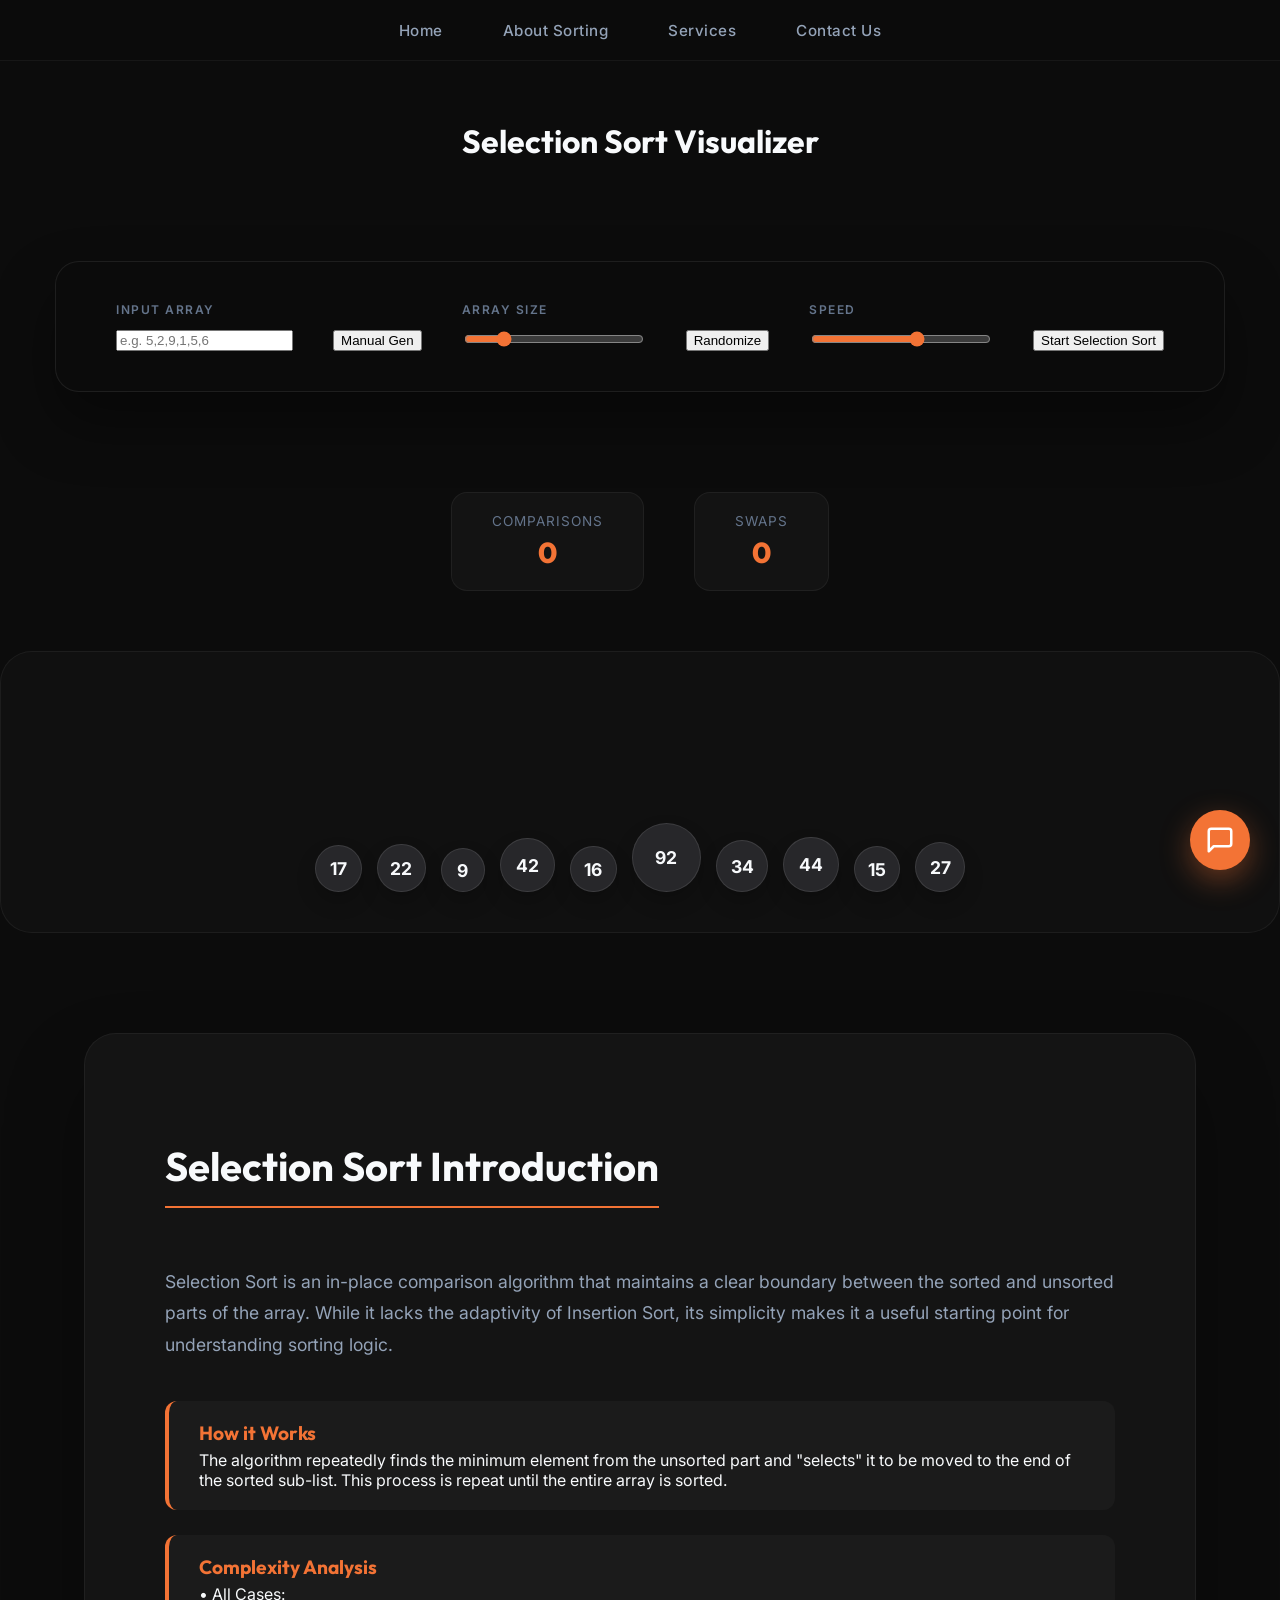
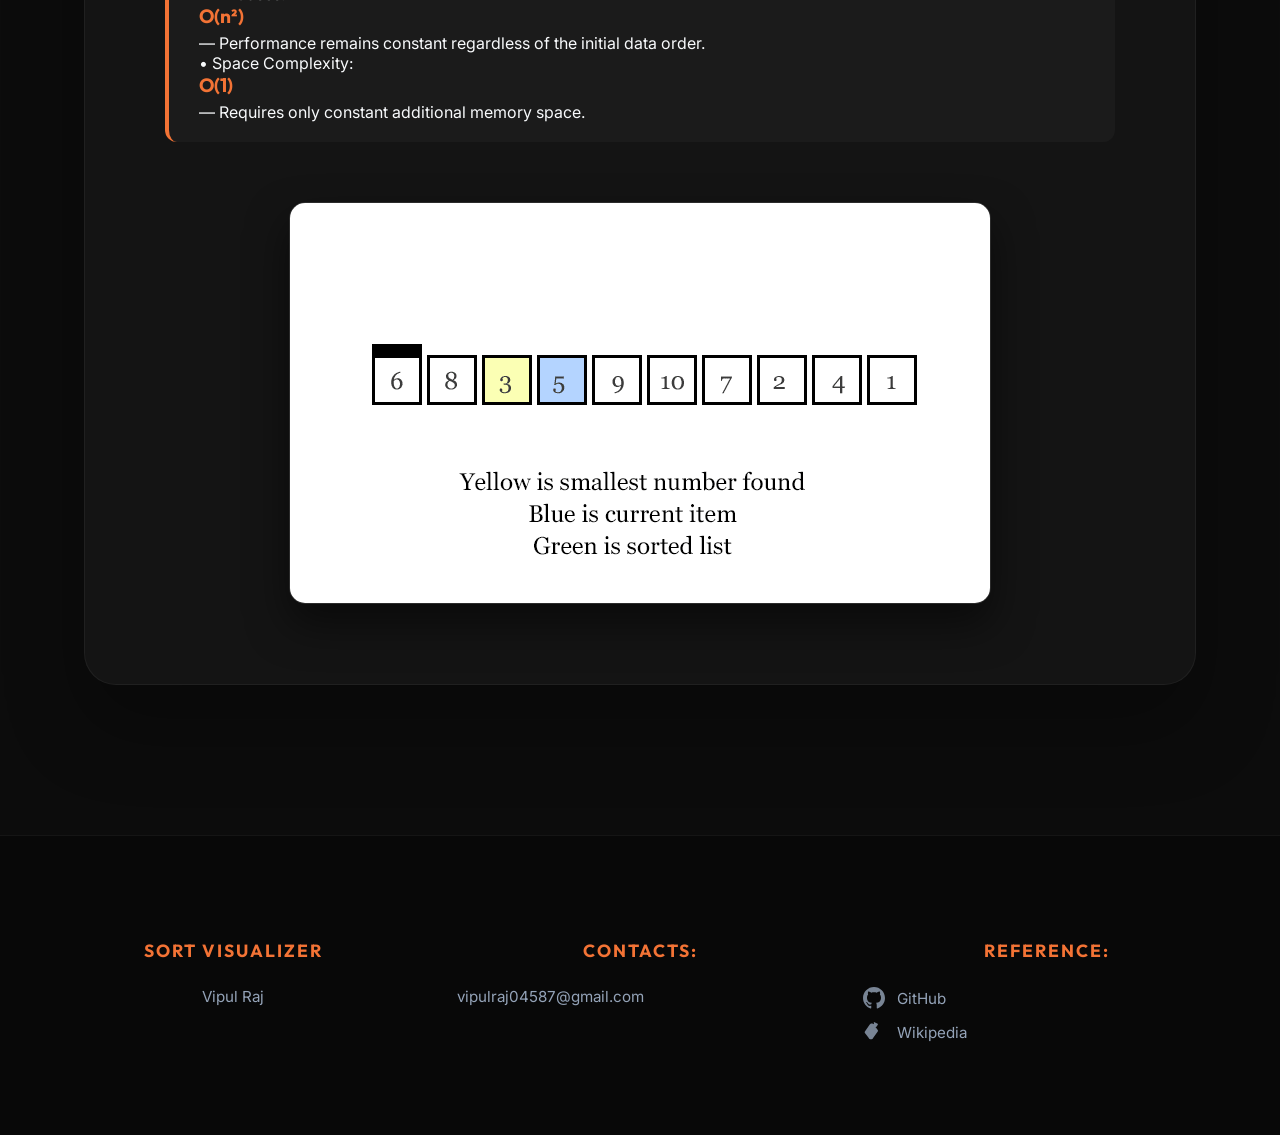
<file: select.html>
<!DOCTYPE html>
<html lang="en">
<head>
    <meta charset="UTF-8">
    <meta name="viewport" content="width=device-width, initial-scale=1.0">
    <title>Sorting Visualizer - Selection Sort</title>
    <link rel="stylesheet" href="styles.css">
</head>
<body>
    <nav>
        <ul class="nav-links">
            <li><a href="index.html">Home</a></li>
            <li><a href="ASort.html">About Sorting</a></li>
            <li><a href="servicepage.html">Services</a></li>
            <li><a href="contactUs.html">Contact Us</a></li>
        </ul>
    </nav>
    <h1>Selection Sort Visualizer</h1>
    
    <div class="controls">
        <div class="control-group">
            <label>Input Array</label>
            <input type="text" id="array-input" placeholder="e.g. 5,2,9,1,5,6">
        </div>
        <button id="generate-array">Manual Gen</button>
        
        <div class="control-group">
            <label>Array Size</label>
            <input type="range" id="size-slider" min="5" max="30" value="10">
        </div>
        <button id="randomize-array">Randomize</button>

        <div class="control-group">
            <label>Speed</label>
            <input type="range" id="speed-slider" min="1" max="1000" value="600">
        </div>
        
        <button id="sort-button">Start Selection Sort</button>
    </div>

    <div id="stats">
        <div class="stat-item">
            <span class="stat-label">Comparisons</span>
            <span id="comparisons-count" class="stat-value">0</span>
        </div>
        <div class="stat-item">
            <span class="stat-label">Swaps</span>
            <span id="swaps-count" class="stat-value">0</span>
        </div>
    </div>

    <div class="array-container" id="array-container"></div>

    <div id="exp">
        <h1>Selection Sort Introduction</h1>
        
        <p>
            Selection Sort is an in-place comparison algorithm that maintains a clear boundary between the sorted and unsorted parts of the array. While it lacks the adaptivity of Insertion Sort, its simplicity makes it a useful starting point for understanding sorting logic.
        </p>

        <ul class="intro-list">
            <li>
                <b>How it Works</b>
                The algorithm repeatedly finds the minimum element from the unsorted part and "selects" it to be moved to the end of the sorted sub-list. This process is repeat until the entire array is sorted.
            </li>
            <li>
                <b>Complexity Analysis</b>
                • All Cases: <b>O(n²)</b> — Performance remains constant regardless of the initial data order.
                <br>• Space Complexity: <b>O(1)</b> — Requires only constant additional memory space.
            </li>
        </ul>

        <img src="Picture2.gif" alt="Selection Sort Animation">
    </div>


    <script src="shared.js"></script>
    <script src="selection.js"></script>
    <footer>
        <div class="footer-container">
            <div class="footer-col">
                <h4>SORT VISUALIZER</h4>
                <ul>
                    <li>Vipul Raj</li>
                </ul>
            </div>
            <div class="footer-col">
                <h4>Contacts:</h4>
                <ul>
                    <li><a href="mailto:vipulraj04587@gmail.com">vipulraj04587@gmail.com</a></li>
                </ul>
            </div>
            <div class="footer-col">
                <h4>Reference:</h4>
                <ul>
                    <li>
                        <a href="https://github.com/vipulraj04" target="_blank">
                            <svg class="footer-icon" viewBox="0 0 24 24" fill="currentColor"><path d="M12 0c-6.626 0-12 5.373-12 12 0 5.302 3.438 9.8 8.207 11.387.599.111.793-.261.793-.577v-2.234c-3.338.726-4.033-1.416-4.033-1.416-.546-1.387-1.333-1.756-1.333-1.756-1.089-.745.083-.729.083-.729 1.205.084 1.839 1.237 1.839 1.237 1.07 1.834 2.807 1.304 3.492.997.107-.775.418-1.305.762-1.604-2.665-.305-5.467-1.334-5.467-5.931 0-1.311.469-2.381 1.236-3.221-.124-.303-.535-1.524.117-3.176 0 0 1.008-.322 3.301 1.23.957-.266 1.983-.399 3.003-.404 1.02.005 2.047.138 3.006.404 2.291-1.552 3.297-1.23 3.297-1.23.653 1.653.242 2.874.118 3.176.77.84 1.235 1.911 1.235 3.221 0 4.609-2.807 5.624-5.479 5.921.43.372.823 1.102.823 2.222v3.293c0 .319.192.694.801.576 4.765-1.589 8.199-6.086 8.199-11.386 0-6.627-5.373-12-12-12z"/></svg>
                            GitHub
                        </a>
                    </li>
                    <li>
                        <a href="https://en.wikipedia.org/wiki/Sorting_algorithm" target="_blank">
                            <svg class="footer-icon" viewBox="0 0 24 24" fill="currentColor"><path d="M12.09 4.474c-.267-.532-.614-.947-1.042-1.244-.428-.297-.935-.445-1.523-.445-.589 0-1.096.148-1.523.445-.428.297-.775.712-1.042 1.244L2.09 11.474s-.267.532-.267.8 0 .532.267.8L6.09 18.27c.267.532.614.947 1.042 1.244.428.297.935.445 1.523.445.589 0 1.096-.148 1.523-.445.428-.297.775-.712 1.042-1.244L16.09 11.474s.267-.532.267-.8c0-.267-.267-.532-.267-.8L12.09 4.474zM12 11.474s-.267-.532-.267-.8c0-.267.267-.532.267-.8L16 4.474s.267-.532.267-.8c0-.267-.267-.532-.267-.8L12 1s-.267.532-.267.801c0 .267.267.532.267.801L8 8.077s-.267.532-.267.8c0 .267.267.532.267.8L12 11.474z"/></svg>
                            Wikipedia
                        </a>
                    </li>
                </ul>
            </div>
        </div>
    </footer>
    <script src="ai-assistant.js"></script>
</body>


</html>
</file>
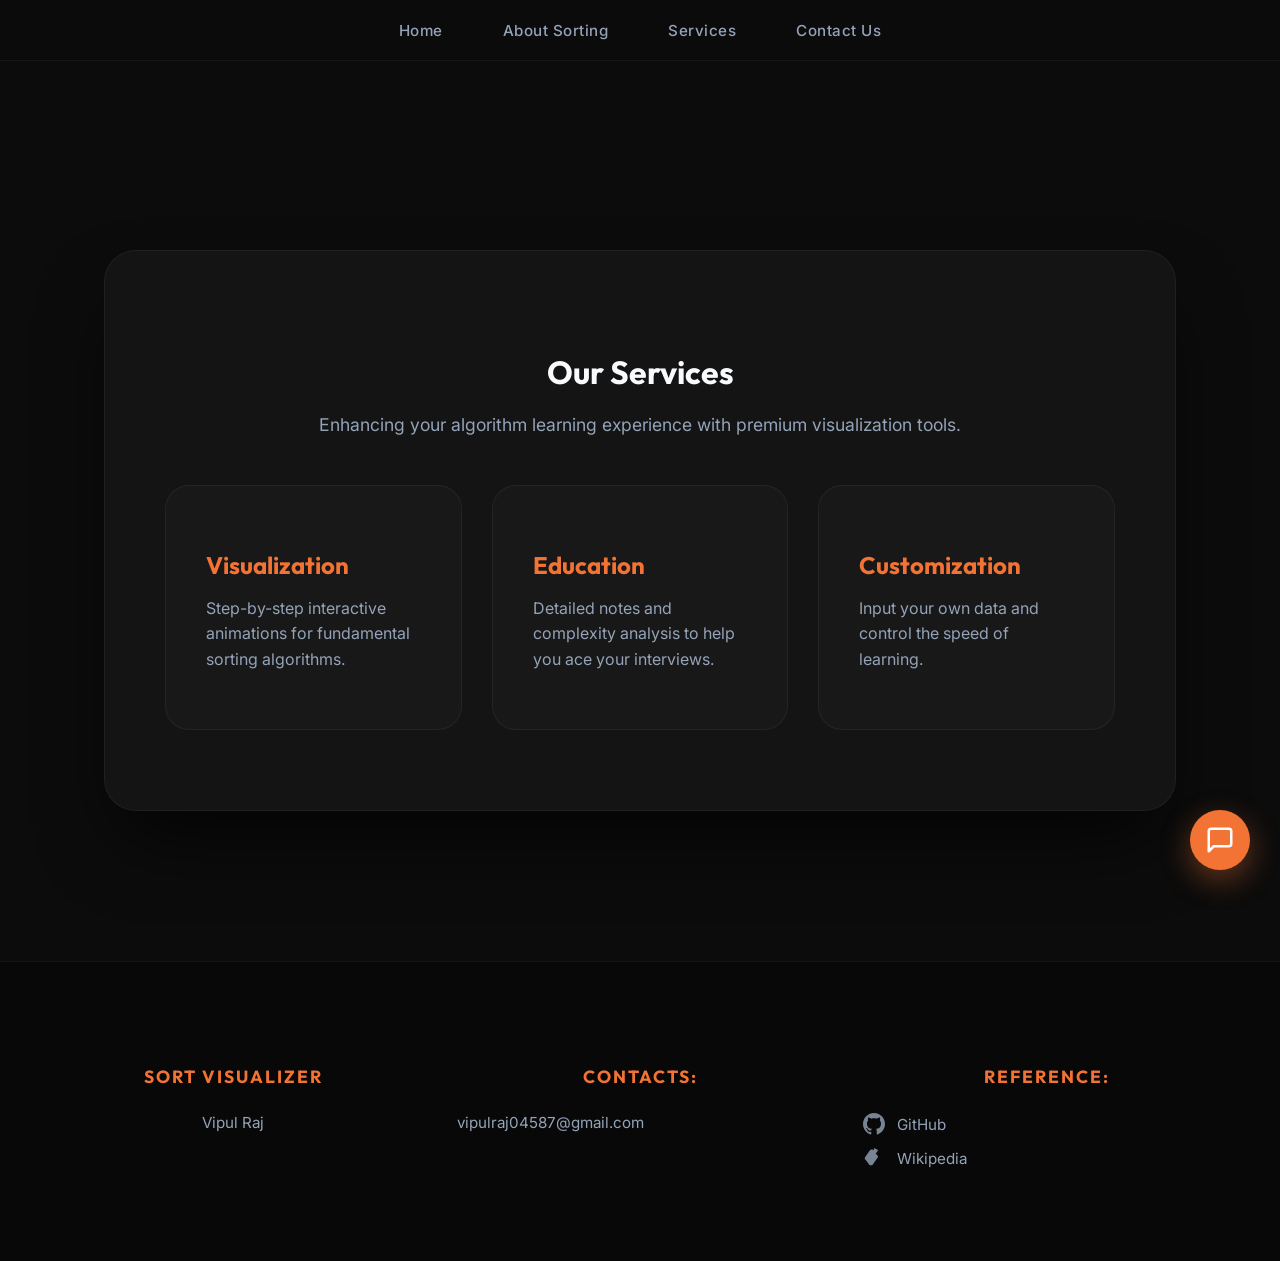
<file: servicepage.html>
<!DOCTYPE html>
<html lang="en">
<head>
    <meta charset="UTF-8">
    <meta name="viewport" content="width=device-width, initial-scale=1.0">
    <title>Sorting Visualizer - Services</title>
    <link rel="stylesheet" href="styles.css">
</head>
<body>
    <nav>
        <ul class="nav-links">
            <li><a href="index.html">Home</a></li>
            <li><a href="ASort.html">About Sorting</a></li>
            <li><a href="servicepage.html">Services</a></li>
            <li><a href="contactUs.html">Contact Us</a></li>
        </ul>
    </nav>
    <div id="box">
        <h1>Our Services</h1>
        <p style="color: var(--text-muted); font-size: 1.1rem; margin-bottom: 50px;">Enhancing your algorithm learning experience with premium visualization tools.</p>
        
        <div class="main-btn-grid">
            <div class="service-card" style="padding: 40px; background: rgba(255, 255, 255, 0.02); border-radius: 24px; border: 1px solid rgba(255, 255, 255, 0.05); text-align: left;">
                <h3 style="color: var(--primary-orange); font-size: 1.5rem; margin-bottom: 15px;">Visualization</h3>
                <p style="color: var(--text-muted); line-height: 1.6;">Step-by-step interactive animations for fundamental sorting algorithms.</p>
            </div>
            <div class="service-card" style="padding: 40px; background: rgba(255, 255, 255, 0.02); border-radius: 24px; border: 1px solid rgba(255, 255, 255, 0.05); text-align: left;">
                <h3 style="color: var(--primary-orange); font-size: 1.5rem; margin-bottom: 15px;">Education</h3>
                <p style="color: var(--text-muted); line-height: 1.6;">Detailed notes and complexity analysis to help you ace your interviews.</p>
            </div>
            <div class="service-card" style="padding: 40px; background: rgba(255, 255, 255, 0.02); border-radius: 24px; border: 1px solid rgba(255, 255, 255, 0.05); text-align: left;">
                <h3 style="color: var(--primary-orange); font-size: 1.5rem; margin-bottom: 15px;">Customization</h3>
                <p style="color: var(--text-muted); line-height: 1.6;">Input your own data and control the speed of learning.</p>
            </div>
        </div>
    </div>
    <footer>
        <div class="footer-container">
            <div class="footer-col">
                <h4>SORT VISUALIZER</h4>
                <ul>
                    <li>Vipul Raj</li>
                </ul>
            </div>
            <div class="footer-col">
                <h4>Contacts:</h4>
                <ul>
                    <li><a href="mailto:vipulraj04587@gmail.com">vipulraj04587@gmail.com</a></li>
                </ul>
            </div>
            <div class="footer-col">
                <h4>Reference:</h4>
                <ul>
                    <li>
                        <a href="https://github.com/vipulraj04" target="_blank">
                            <svg class="footer-icon" viewBox="0 0 24 24" fill="currentColor"><path d="M12 0c-6.626 0-12 5.373-12 12 0 5.302 3.438 9.8 8.207 11.387.599.111.793-.261.793-.577v-2.234c-3.338.726-4.033-1.416-4.033-1.416-.546-1.387-1.333-1.756-1.333-1.756-1.089-.745.083-.729.083-.729 1.205.084 1.839 1.237 1.839 1.237 1.07 1.834 2.807 1.304 3.492.997.107-.775.418-1.305.762-1.604-2.665-.305-5.467-1.334-5.467-5.931 0-1.311.469-2.381 1.236-3.221-.124-.303-.535-1.524.117-3.176 0 0 1.008-.322 3.301 1.23.957-.266 1.983-.399 3.003-.404 1.02.005 2.047.138 3.006.404 2.291-1.552 3.297-1.23 3.297-1.23.653 1.653.242 2.874.118 3.176.77.84 1.235 1.911 1.235 3.221 0 4.609-2.807 5.624-5.479 5.921.43.372.823 1.102.823 2.222v3.293c0 .319.192.694.801.576 4.765-1.589 8.199-6.086 8.199-11.386 0-6.627-5.373-12-12-12z"/></svg>
                            GitHub
                        </a>
                    </li>
                    <li>
                        <a href="https://en.wikipedia.org/wiki/Sorting_algorithm" target="_blank">
                            <svg class="footer-icon" viewBox="0 0 24 24" fill="currentColor"><path d="M12.09 4.474c-.267-.532-.614-.947-1.042-1.244-.428-.297-.935-.445-1.523-.445-.589 0-1.096.148-1.523.445-.428.297-.775.712-1.042 1.244L2.09 11.474s-.267.532-.267.8 0 .532.267.8L6.09 18.27c.267.532.614.947 1.042 1.244.428.297.935.445 1.523.445.589 0 1.096-.148 1.523-.445.428-.297.775-.712 1.042-1.244L16.09 11.474s.267-.532.267-.8c0-.267-.267-.532-.267-.8L12.09 4.474zM12 11.474s-.267-.532-.267-.8c0-.267.267-.532.267-.8L16 4.474s.267-.532.267-.8c0-.267-.267-.532-.267-.8L12 1s-.267.532-.267.801c0 .267.267.532.267.801L8 8.077s-.267.532-.267.8c0 .267.267.532.267.8L12 11.474z"/></svg>
                            Wikipedia
                        </a>
                    </li>
                </ul>
            </div>
        </div>
    </footer>
    <script src="ai-assistant.js"></script>
</body>


</html>
</file>
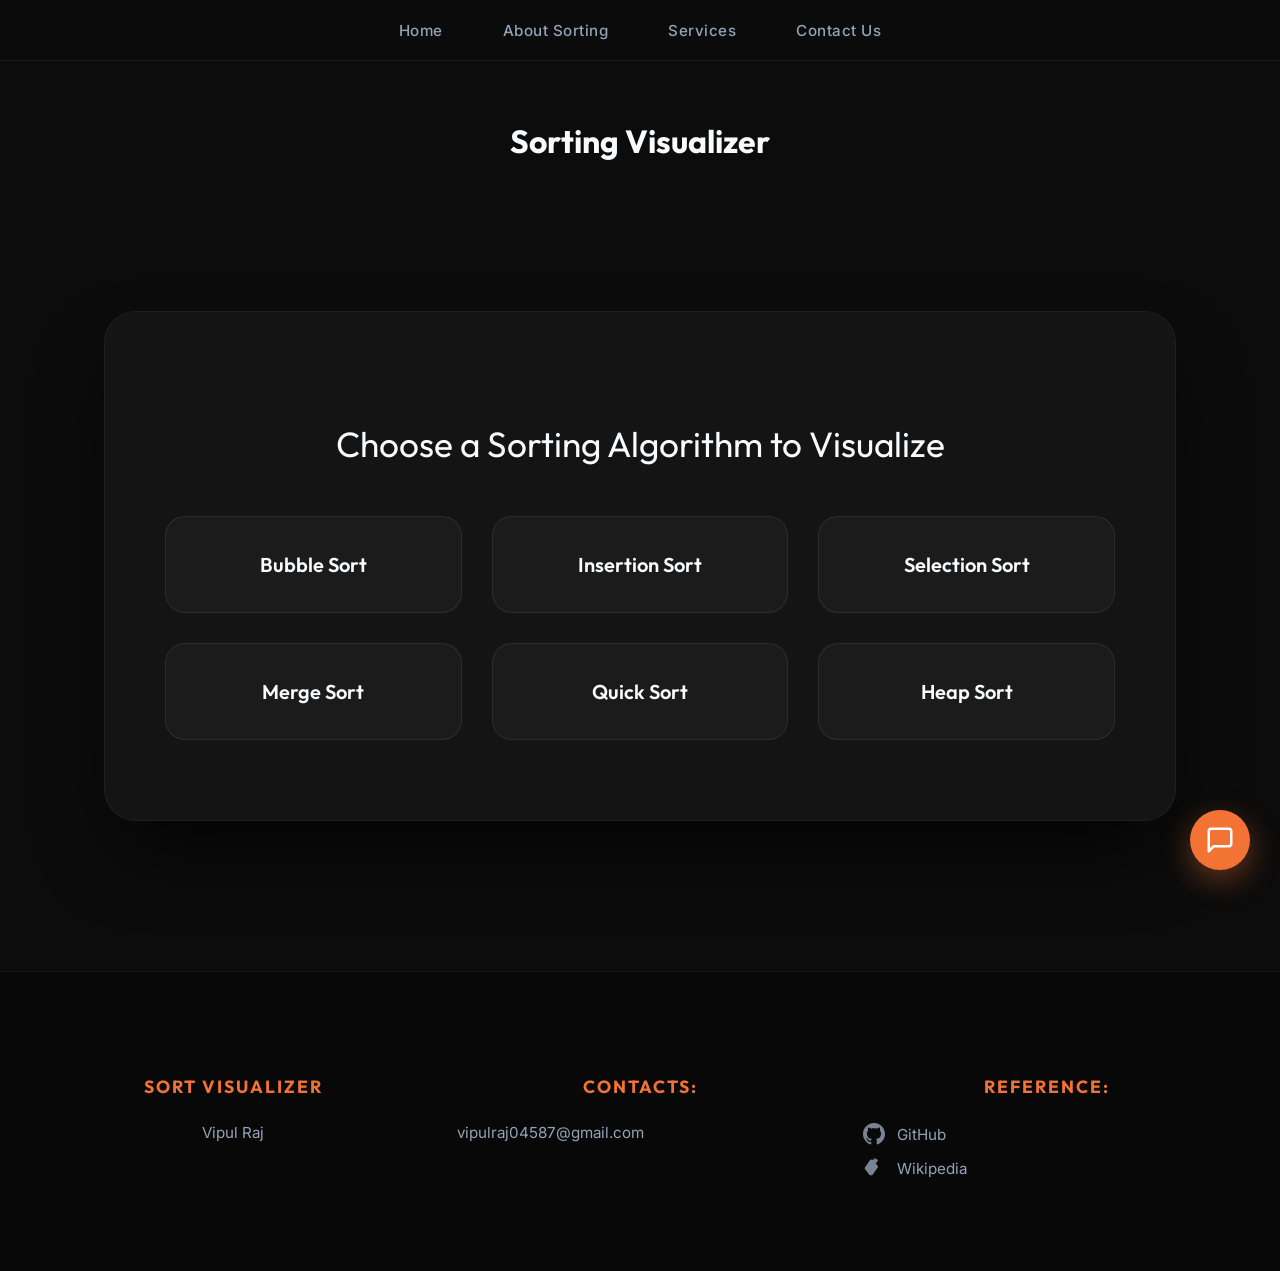
<file: visualizer.html>
<!DOCTYPE html>
<html lang="en">
<head>
    <meta charset="UTF-8">
    <meta name="viewport" content="width=device-width, initial-scale=1.0">
    <title>Sorting Visualizer - Interactive Learning</title>
    <link rel="stylesheet" href="styles.css">
</head>
<body>
    <nav>
        <ul class="nav-links">
            <li><a href="index.html">Home</a></li>
            <li><a href="ASort.html">About Sorting</a></li>
            <li><a href="servicepage.html">Services</a></li>
            <li><a href="contactUs.html">Contact Us</a></li>
        </ul>
    </nav>
    <h1 id="main">Sorting Visualizer</h1>

    <div id="box">
        <h2>Choose a Sorting Algorithm to Visualize</h2>
        <div class="main-btn-grid">
            <a href="bubble.html"><button type="button">Bubble Sort</button></a>
            <a href="insert.html"><button type="button">Insertion Sort</button></a>
            <a href="select.html"><button type="button">Selection Sort</button></a>
            <a href="merge.html"><button type="button">Merge Sort</button></a>
            <a href="quick.html"><button type="button">Quick Sort</button></a>
            <a href="heap.html"><button type="button">Heap Sort</button></a>
        </div>

    </div>
    <footer>
        <div class="footer-container">
            <div class="footer-col">
                <h4>SORT VISUALIZER</h4>
                <ul>
                    <li>Vipul Raj</li>
                </ul>
            </div>
            <div class="footer-col">
                <h4>Contacts:</h4>
                <ul>
                    <li><a href="mailto:vipulraj04587@gmail.com">vipulraj04587@gmail.com</a></li>
                </ul>
            </div>
            <div class="footer-col">
                <h4>Reference:</h4>
                <ul>
                    <li>
                        <a href="https://github.com/vipulraj04" target="_blank">
                            <svg class="footer-icon" viewBox="0 0 24 24" fill="currentColor"><path d="M12 0c-6.626 0-12 5.373-12 12 0 5.302 3.438 9.8 8.207 11.387.599.111.793-.261.793-.577v-2.234c-3.338.726-4.033-1.416-4.033-1.416-.546-1.387-1.333-1.756-1.333-1.756-1.089-.745.083-.729.083-.729 1.205.084 1.839 1.237 1.839 1.237 1.07 1.834 2.807 1.304 3.492.997.107-.775.418-1.305.762-1.604-2.665-.305-5.467-1.334-5.467-5.931 0-1.311.469-2.381 1.236-3.221-.124-.303-.535-1.524.117-3.176 0 0 1.008-.322 3.301 1.23.957-.266 1.983-.399 3.003-.404 1.02.005 2.047.138 3.006.404 2.291-1.552 3.297-1.23 3.297-1.23.653 1.653.242 2.874.118 3.176.77.84 1.235 1.911 1.235 3.221 0 4.609-2.807 5.624-5.479 5.921.43.372.823 1.102.823 2.222v3.293c0 .319.192.694.801.576 4.765-1.589 8.199-6.086 8.199-11.386 0-6.627-5.373-12-12-12z"/></svg>
                            GitHub
                        </a>
                    </li>
                    <li>
                        <a href="https://en.wikipedia.org/wiki/Sorting_algorithm" target="_blank">
                            <svg class="footer-icon" viewBox="0 0 24 24" fill="currentColor"><path d="M12.09 4.474c-.267-.532-.614-.947-1.042-1.244-.428-.297-.935-.445-1.523-.445-.589 0-1.096.148-1.523.445-.428.297-.775.712-1.042 1.244L2.09 11.474s-.267.532-.267.8 0 .532.267.8L6.09 18.27c.267.532.614.947 1.042 1.244.428.297.935.445 1.523.445.589 0 1.096-.148 1.523-.445.428-.297.775-.712 1.042-1.244L16.09 11.474s.267-.532.267-.8c0-.267-.267-.532-.267-.8L12.09 4.474zM12 11.474s-.267-.532-.267-.8c0-.267.267-.532.267-.8L16 4.474s.267-.532.267-.8c0-.267-.267-.532-.267-.8L12 1s-.267.532-.267.801c0 .267.267.532.267.801L8 8.077s-.267.532-.267.8c0 .267.267.532.267.8L12 11.474z"/></svg>
                            Wikipedia
                        </a>
                    </li>
                </ul>
            </div>
        </div>
    </footer>
    <script src="ai-assistant.js"></script>
</body>


</html>
</file>
<file: styles.css>
@import url('https://fonts.googleapis.com/css2?family=Inter:wght@400;500;600&family=Outfit:wght@300;400;700;800&display=swap');

/* Global Styles & Reset */
:root {
    --bg-dark: #0c0c0c;
    --bg-card: #141414;
    --primary-orange: #f37335;
    --primary-hover: #ff8c42;
    --text-main: #f8fafc;
    --text-muted: #94a3b8;
    --text-dim: #64748b;
    --accent-blue: #38bdf8;
}

body {
    text-align: center;
    background-color: var(--bg-dark);
    color: var(--text-main);
    margin: 0;
    padding: 100px 0 0 0; /* Added 100px top padding to clear fixed navbar */
    font-family: 'Inter', sans-serif;
    min-height: 100vh;
    overflow-x: hidden;
}


h1, h2, h3, .hero-text {
    font-family: 'Outfit', sans-serif;
}

nav {
    position: fixed;
    top: 0;
    left: 0;
    width: 100%;
    background: rgba(12, 12, 12, 0.85);
    backdrop-filter: blur(16px);
    z-index: 1000;
    border-bottom: 1px solid rgba(255, 255, 255, 0.05);
}

.nav-links {
    display: flex;
    justify-content: center;
    list-style: none;
    padding: 20px 0;
    margin: 0;
}

.nav-links li {
    margin: 0 30px;
}

.nav-links a {
    text-decoration: none;
    color: var(--text-muted);
    font-weight: 500;
    font-size: 0.95rem;
    transition: all 0.3s ease;
    letter-spacing: 0.5px;
}

.nav-links a:hover {
    color: var(--primary-orange);
    text-shadow: 0 0 10px rgba(243, 115, 53, 0.3);
}

/* Landing Page Hero Section */
.hero-section {
    position: relative;
    height: 70vh; /* Increased height Slightly to compensate */
    width: 100%;
    margin-top: -100px; /* Pull back up behind navbar */
    background-image: url('hero-bg.png');
    background-size: cover;
    background-position: center;
    display: flex;
    align-items: center;
    justify-content: flex-end;
    padding-right: 12%;
}


.hero-overlay {
    position: absolute;
    top: 0;
    left: 0;
    width: 100%;
    height: 100%;
    background: linear-gradient(to right, rgba(12, 12, 12, 0.98) 5%, rgba(12, 12, 12, 0.4) 100%);
}

.hero-content {
    position: relative;
    z-index: 10;
    display: flex;
    align-items: stretch;
    gap: 35px;
}

.hero-line {
    width: 6px;
    background-color: var(--primary-orange);
    border-radius: 4px;
    box-shadow: 0 0 30px rgba(243, 115, 53, 0.4);
}

.hero-text {
    font-size: 6.5rem;
    font-weight: 800;
    line-height: 0.85;
    text-transform: uppercase;
    letter-spacing: -4px;
    text-align: left;
    margin: 0;
}

.hero-text span {
    display: block;
}

.hero-text .visualizer-light {
    color: var(--text-main);
    opacity: 0.95;
    font-weight: 300;
}

/* Intro Text Section */
.intro-text-wrapper {
    max-width: 850px;
    margin: 100px auto;
    padding: 0 50px;
    text-align: left;
    color: #cbd5e1;
    line-height: 1.9;
}

.intro-text-wrapper h2 {
    font-size: 2.5rem;
    font-weight: 700;
    color: var(--text-main);
    margin-bottom: 40px;
    letter-spacing: -0.5px;
}

.intro-text-wrapper p {
    margin-bottom: 30px;
    font-size: 1.15rem;
    font-weight: 400;
}

.intro-list {
    list-style: none;
    padding: 0;
    margin-top: 40px;
}

.intro-list li {
    margin-bottom: 25px;
    padding: 20px 30px;
    background: rgba(255, 255, 255, 0.03);
    border-radius: 12px;
    position: relative;
    border-left: 4px solid var(--primary-orange);
}

.intro-list li b {
    color: var(--primary-orange);
    font-family: 'Outfit', sans-serif;
    font-size: 1.2rem;
    display: block;
    margin-bottom: 5px;
}

/* Buttons */
.sort-btn-wrapper {
    margin: 80px 0 150px 0;
}

.btn-primary-large {
    padding: 20px 70px;
    background-color: var(--primary-orange);
    color: white;
    font-size: 1.4rem;
    font-weight: 700;
    font-family: 'Outfit', sans-serif;
    border: none;
    border-radius: 60px;
    cursor: pointer;
    transition: all 0.4s cubic-bezier(0.175, 0.885, 0.32, 1.275);
    text-transform: uppercase;
    letter-spacing: 4px;
    box-shadow: 0 15px 35px rgba(243, 115, 53, 0.4);
    text-decoration: none;
    display: inline-block;
}

.btn-primary-large:hover {
    background-color: var(--primary-hover);
    transform: translateY(-8px) scale(1.02);
    box-shadow: 0 25px 50px rgba(243, 115, 53, 0.6);
}

/* Selection Grid (Visualizer Menu) */
#box {
    background: var(--bg-card);
    padding: 80px 60px;
    border-radius: 32px;
    max-width: 950px;
    margin: 150px auto 100px auto;
    border: 1px solid rgba(255, 255, 255, 0.05);
    box-shadow: 0 40px 80px -20px rgba(0, 0, 0, 0.8);
}

#box h2 {
    font-size: 2.2rem;
    margin-bottom: 50px;
    color: var(--text-main);
    font-weight: 400;
}

.main-btn-grid {
    display: grid;
    grid-template-columns: repeat(auto-fit, minmax(260px, 1fr));
    gap: 30px;
}

.main-btn-grid a {
    text-decoration: none;
}

.main-btn-grid button {
    width: 100%;
    padding: 35px 25px;
    background: rgba(255, 255, 255, 0.03);
    border: 1px solid rgba(255, 255, 255, 0.08);
    color: var(--text-main);
    border-radius: 20px;
    font-size: 1.25rem;
    font-weight: 600;
    font-family: 'Outfit', sans-serif;
    cursor: pointer;
    transition: all 0.3s cubic-bezier(0.4, 0, 0.2, 1);
}

.main-btn-grid button:hover {
    background: var(--primary-orange);
    border-color: var(--primary-orange);
    color: white;
    transform: scale(1.05);
    box-shadow: 0 20px 40px rgba(243, 115, 53, 0.3);
}

/* Visualization Styles */
.array-container {
    display: flex;
    align-items: flex-end;
    justify-content: center;
    gap: 15px;
    margin: 60px auto;
    padding: 40px;
    background: rgba(255, 255, 255, 0.02);
    border-radius: 32px;
    min-height: 200px; /* Reduced from 350px */
    border: 1px solid rgba(255, 255, 255, 0.05);
}


.bubble {
    width: 65px;
    height: 65px;
    background: #27272a;
    border: 1px solid rgba(255, 255, 255, 0.1);
    border-radius: 50%;
    display: flex;
    justify-content: center;
    align-items: center;
    color: var(--text-main);
    font-weight: 700;
    font-size: 1.1rem;
    transition: all 0.25s cubic-bezier(0.4, 0, 0.2, 1);
    box-shadow: 0 10px 20px rgba(0,0,0,0.2);
}

.bubble.comparing { 
    background: #f59e0b; 
    border-color: #fbbf24;
    transform: translateY(-20px); 
    box-shadow: 0 0 30px rgba(245, 158, 11, 0.4);
}

.bubble.swapping { 
    background: #ef4444; 
    border-color: #f87171;
    transform: scale(1.25); 
    z-index: 10;
    box-shadow: 0 0 40px rgba(239, 68, 68, 0.5);
}

.bubble.sorted { 
    background: #10b981; 
    border-color: #34d399;
    box-shadow: 0 0 20px rgba(16, 185, 129, 0.3);
}

/* Stats Panel */
#stats {
    display: flex;
    justify-content: center;
    gap: 50px;
    margin-top: 40px;
}

.stat-item {
    background: rgba(255, 255, 255, 0.03);
    padding: 20px 40px;
    border-radius: 16px;
    border: 1px solid rgba(255, 255, 255, 0.05);
}

.stat-label {
    display: block;
    font-size: 0.85rem;
    color: var(--text-dim);
    text-transform: uppercase;
    letter-spacing: 1px;
    margin-bottom: 5px;
}

.stat-value { 
    color: var(--primary-orange); 
    font-weight: 800; 
    font-size: 1.8rem; 
    font-family: 'Outfit', sans-serif;
}

/* Control Panel */
.controls {
    display: flex;
    justify-content: center;
    align-items: flex-end;
    gap: 40px;
    margin: 100px auto;
    padding: 40px 60px;
    background: rgba(12, 12, 12, 0.95);
    backdrop-filter: blur(20px);
    border-radius: 24px;
    width: fit-content;
    border: 1px solid rgba(255, 255, 255, 0.08);
    box-shadow: 0 30px 60px rgba(0, 0, 0, 0.4);
}

.control-group { text-align: left; }
.control-group label { 
    display: block; 
    font-size: 0.75rem; 
    color: var(--text-dim); 
    margin-bottom: 12px; 
    text-transform: uppercase; 
    letter-spacing: 1.5px;
    font-weight: 600;
}

input[type=range] {
    width: 180px;
    accent-color: var(--primary-orange);
}

/* Notes Section */
#exp {
    max-width: 950px;
    margin: 100px auto;
    padding: 80px;
    background: var(--bg-card);
    border-radius: 32px;
    text-align: left;
    border: 1px solid rgba(255, 255, 255, 0.05);
    box-shadow: 0 40px 80px rgba(0, 0, 0, 0.3);
}

#exp h1 {
    font-size: 2.5rem;
    margin-bottom: 40px;
    color: var(--text-main);
    border-bottom: 2px solid var(--primary-orange);
    padding-bottom: 15px;
    display: inline-block;
}

#exp p {
    font-size: 1.1rem;
    line-height: 1.8;
    color: var(--text-muted);
}

#exp .content-grid {
    display: flex;
    flex-direction: column;
    gap: 30px;
}

#exp img {
    display: block;
    margin: 60px auto 0 auto;
    max-width: 100%;
    border-radius: 16px;
    border: 1px solid rgba(255, 255, 255, 0.1);
    box-shadow: 0 20px 40px rgba(0,0,0,0.5);
}

/* Footer Styles */
footer {
    background: #080808;
    padding: 80px 50px;
    margin-top: 150px;
    border-top: 1px solid rgba(255, 255, 255, 0.05);
}

.footer-container {
    max-width: 1200px;
    margin: 0 auto;
    display: flex;
    justify-content: space-between;
    flex-wrap: wrap;
    gap: 40px;
}

.footer-col {
    flex: 1;
    min-width: 250px;
}


.footer-col h4 {
    color: var(--primary-orange);
    font-family: 'Outfit', sans-serif;
    text-transform: uppercase;
    font-size: 1.1rem;
    letter-spacing: 2px;
    margin-bottom: 25px;
}

.footer-col ul {
    list-style: none;
    padding: 0;
    margin: 0;
}

.footer-col li {
    margin-bottom: 12px;
    color: var(--text-muted);
    font-size: 0.95rem;
}

.footer-col a {
    color: var(--text-muted);
    text-decoration: none;
    transition: color 0.3s ease;
    display: flex;
    align-items: center;
    gap: 12px;
}

.footer-col a:hover {
    color: var(--text-main);
}

.footer-icon {
    width: 22px;
    height: 22px;
    opacity: 0.8;
}

/* AI Assistant Styles (SortBot) */
.ai-bubble {
    position: fixed;
    bottom: 30px;
    right: 30px;
    width: 60px;
    height: 60px;
    background: var(--primary-orange);
    border-radius: 50%;
    display: flex;
    align-items: center;
    justify-content: center;
    cursor: pointer;
    box-shadow: 0 10px 30px rgba(243, 115, 53, 0.4);
    z-index: 1000;
    transition: transform 0.3s cubic-bezier(0.175, 0.885, 0.32, 1.275);
}

.ai-bubble:hover {
    transform: scale(1.1) rotate(5deg);
}

.ai-bubble svg {
    width: 30px;
    height: 30px;
    color: #fff;
}

.ai-chat-window {
    position: fixed;
    bottom: 100px;
    right: 30px;
    width: 380px;
    height: 550px;
    background: rgba(18, 18, 18, 0.85);
    backdrop-filter: blur(20px);
    border: 1px solid rgba(255, 255, 255, 0.1);
    border-radius: 24px;
    z-index: 1001;
    display: flex;
    flex-direction: column;
    overflow: hidden;
    box-shadow: 0 25px 60px rgba(0,0,0,0.6);
    transform: translateY(20px);
    opacity: 0;
    pointer-events: none;
    transition: all 0.4s cubic-bezier(0.23, 1, 0.32, 1);
}

.ai-chat-window.open {
    transform: translateY(0);
    opacity: 1;
    pointer-events: all;
}

.chat-header {
    background: rgba(243, 115, 53, 0.1);
    padding: 20px 25px;
    border-bottom: 1px solid rgba(255, 255, 255, 0.05);
    display: flex;
    justify-content: space-between;
    align-items: center;
}

.chat-header h3 {
    margin: 0;
    font-family: 'Outfit', sans-serif;
    color: var(--primary-orange);
    font-size: 1.1rem;
    display: flex;
    align-items: center;
    gap: 10px;
}

.chat-close, .chat-settings {
    background: none;
    border: none;
    color: var(--text-muted);
    cursor: pointer;
    padding: 5px;
    transition: color 0.3s;
}

.chat-close:hover, .chat-settings:hover {
    color: var(--text-main);
}

.chat-messages {
    flex: 1;
    padding: 20px;
    overflow-y: auto;
    display: flex;
    flex-direction: column;
    gap: 15px;
}

.message {
    max-width: 85%;
    padding: 12px 18px;
    border-radius: 18px;
    font-size: 0.95rem;
    line-height: 1.5;
}

.message.ai {
    background: rgba(255, 255, 255, 0.05);
    color: var(--text-main);
    align-self: flex-start;
    border-bottom-left-radius: 4px;
}

.message.user {
    background: var(--primary-orange);
    color: #fff;
    align-self: flex-end;
    border-bottom-right-radius: 4px;
}

.chat-input-area {
    padding: 20px;
    border-top: 1px solid rgba(255, 255, 255, 0.05);
    display: flex;
    gap: 10px;
}

.chat-input-area input {
    flex: 1;
    background: rgba(255, 255, 255, 0.05);
    border: 1px solid rgba(255, 255, 255, 0.1);
    border-radius: 12px;
    padding: 10px 15px;
    color: var(--text-main);
    outline: none;
}

.chat-input-area button {
    background: var(--primary-orange);
    border: none;
    border-radius: 12px;
    width: 45px;
    height: 45px;
    display: flex;
    align-items: center;
    justify-content: center;
    cursor: pointer;
    color: #fff;
}

.typing-indicator {
    padding: 10px;
    display: none;
    align-items: center;
    gap: 5px;
}

.dot {
    width: 6px;
    height: 6px;
    background: var(--text-muted);
    border-radius: 50%;
    animation: bounce 1.4s infinite ease-in-out both;
}

.dot:nth-child(1) { animation-delay: -0.32s; }
.dot:nth-child(2) { animation-delay: -0.16s; }

@keyframes bounce {
    0%, 80%, 100% { transform: scale(0); }
    40% { transform: scale(1.0); }
}

/* Settings View */
.chat-settings-view {
    position: absolute;
    inset: 0;
    background: #121212;
    padding: 40px 30px;
    display: none;
    flex-direction: column;
    gap: 20px;
    z-index: 10;
}

.chat-settings-view input {
    width: 100%;
    background: rgba(255,255,255,0.05);
    border: 1px solid rgba(255,255,255,0.1);
    color: #fff;
    padding: 12px;
    border-radius: 8px;
}
</file>
